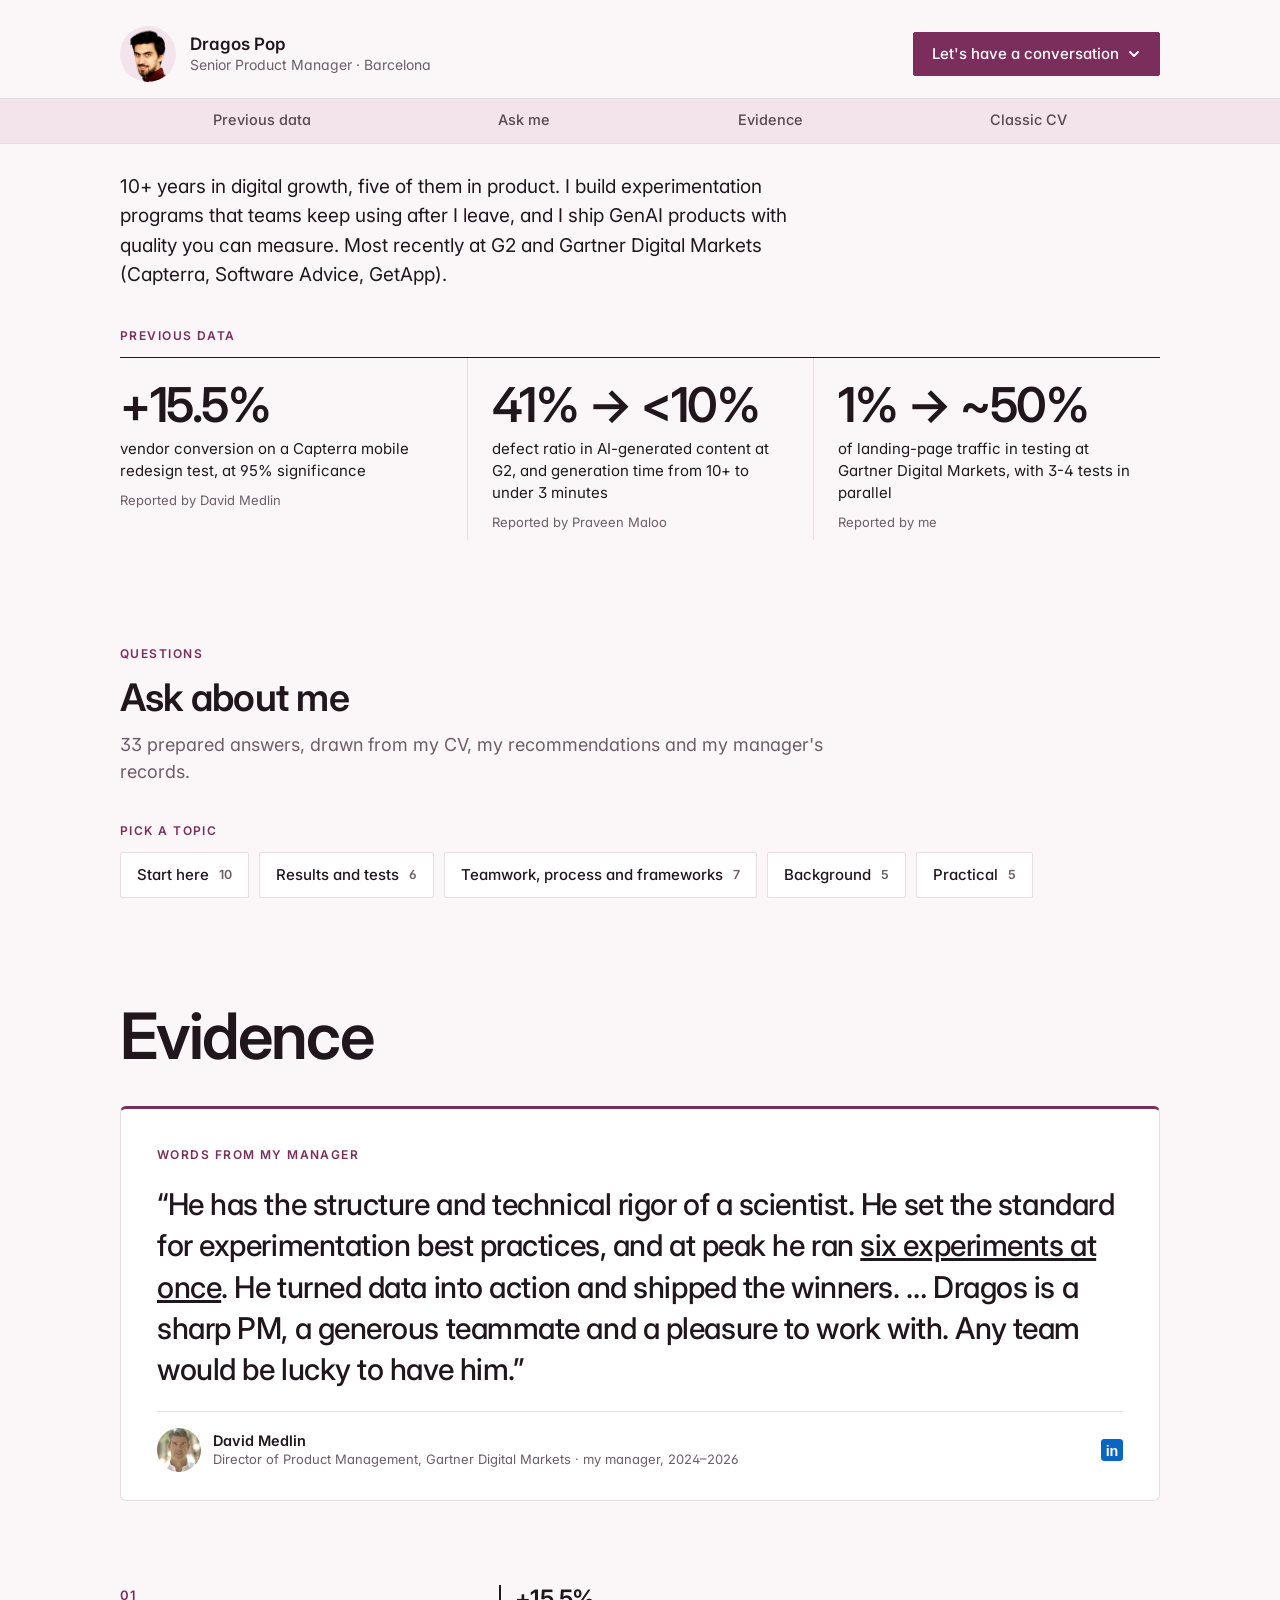
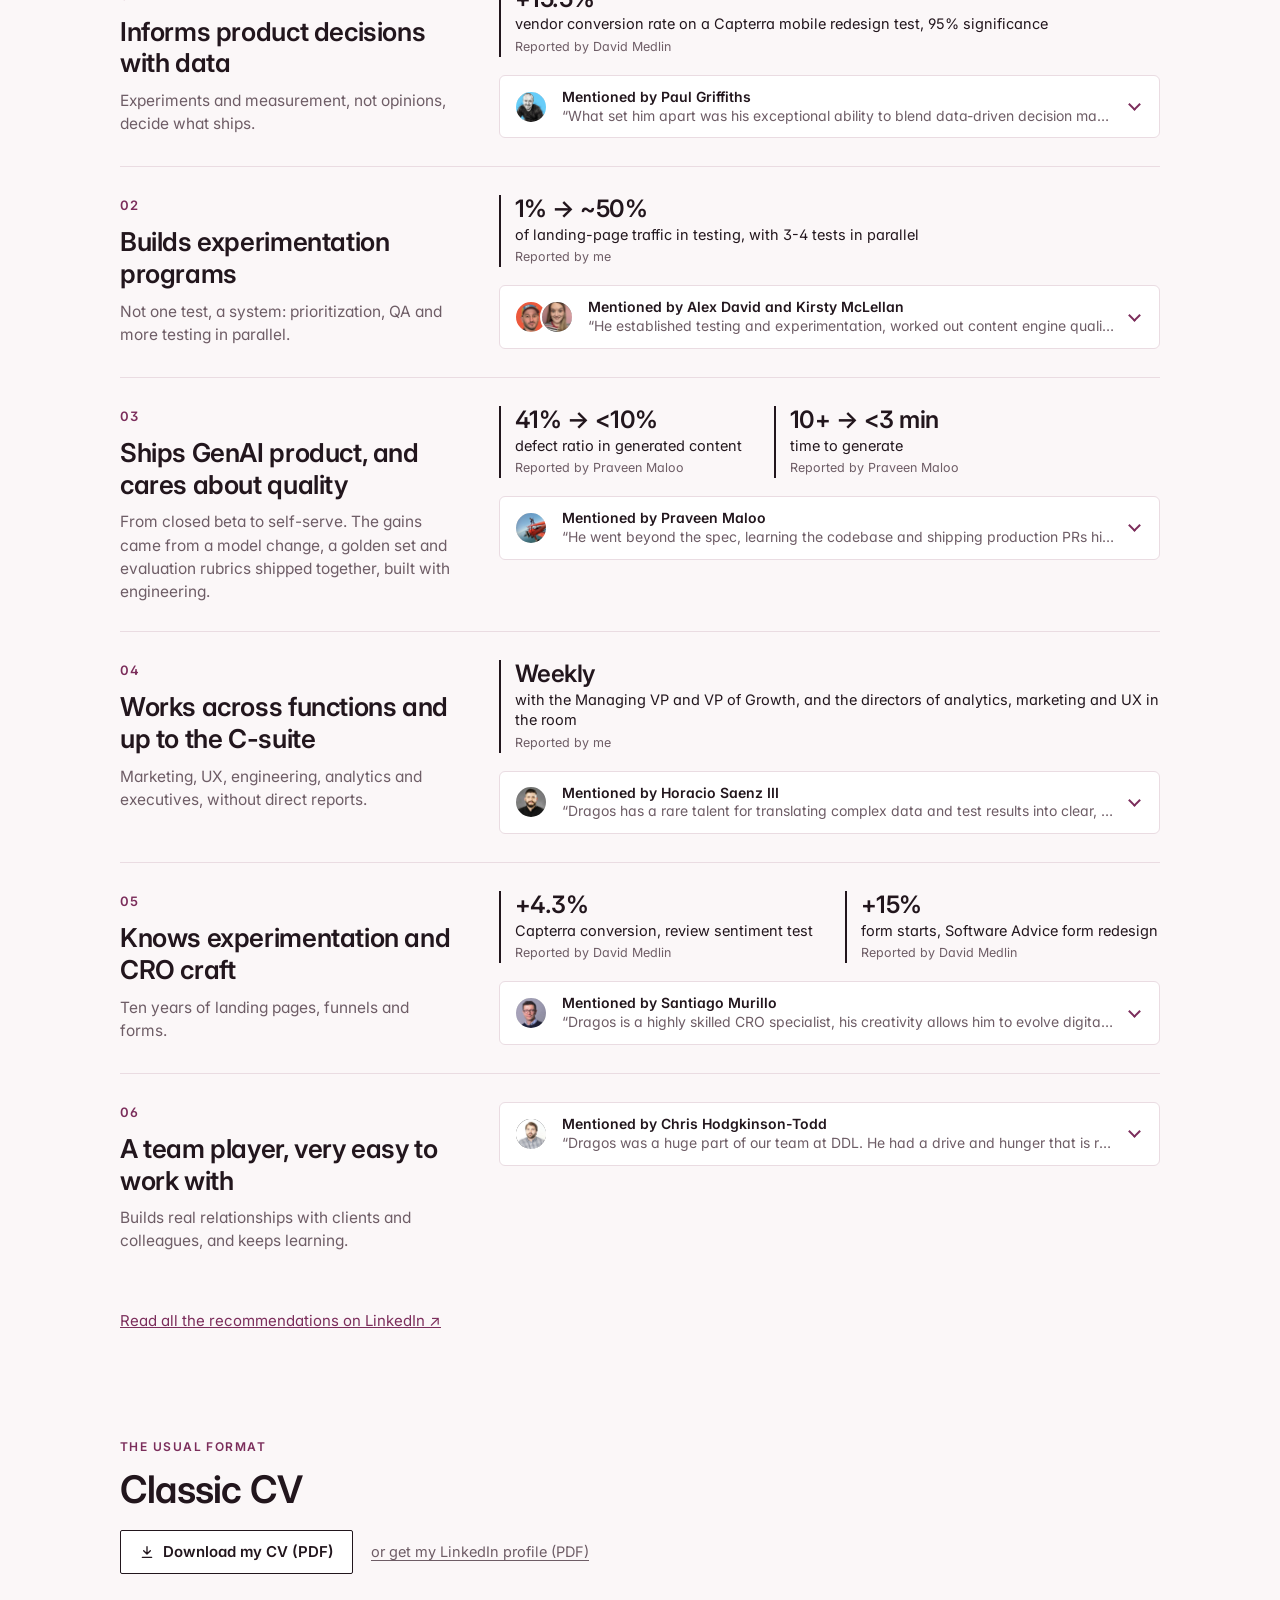
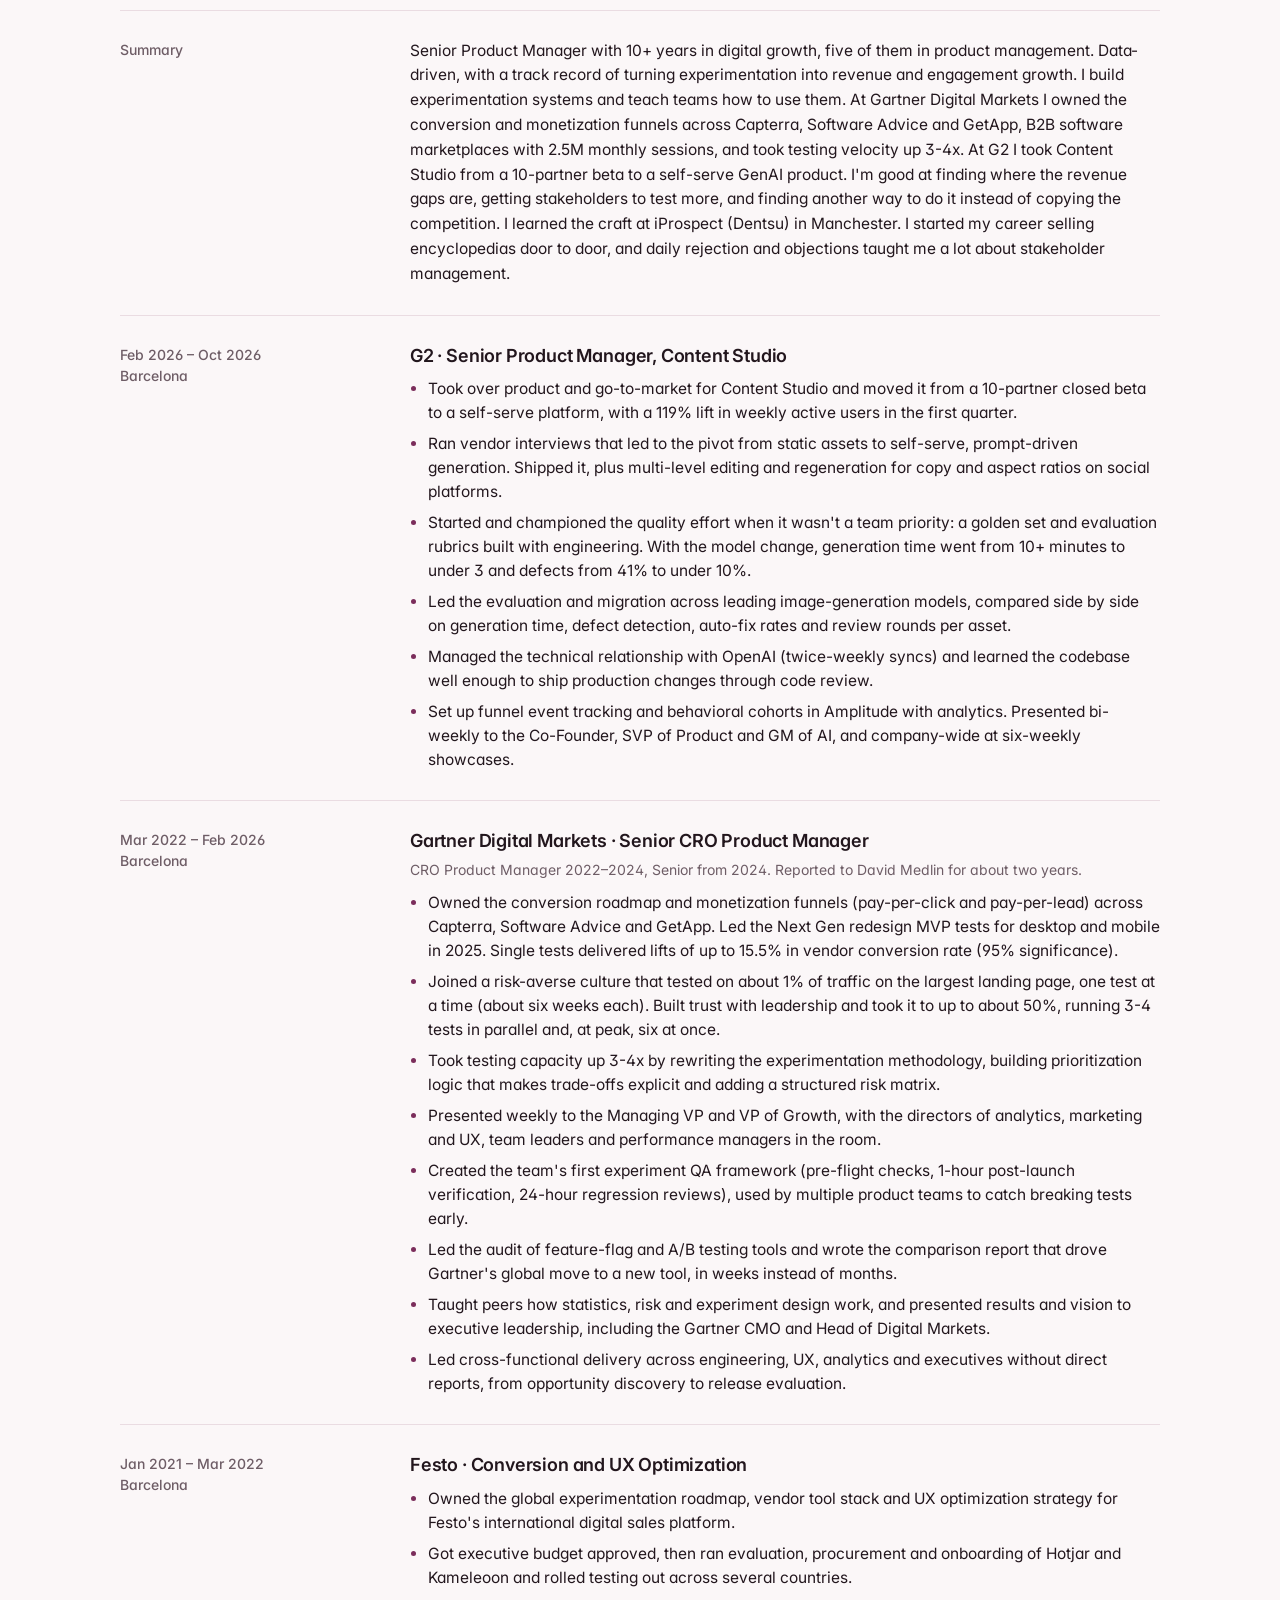
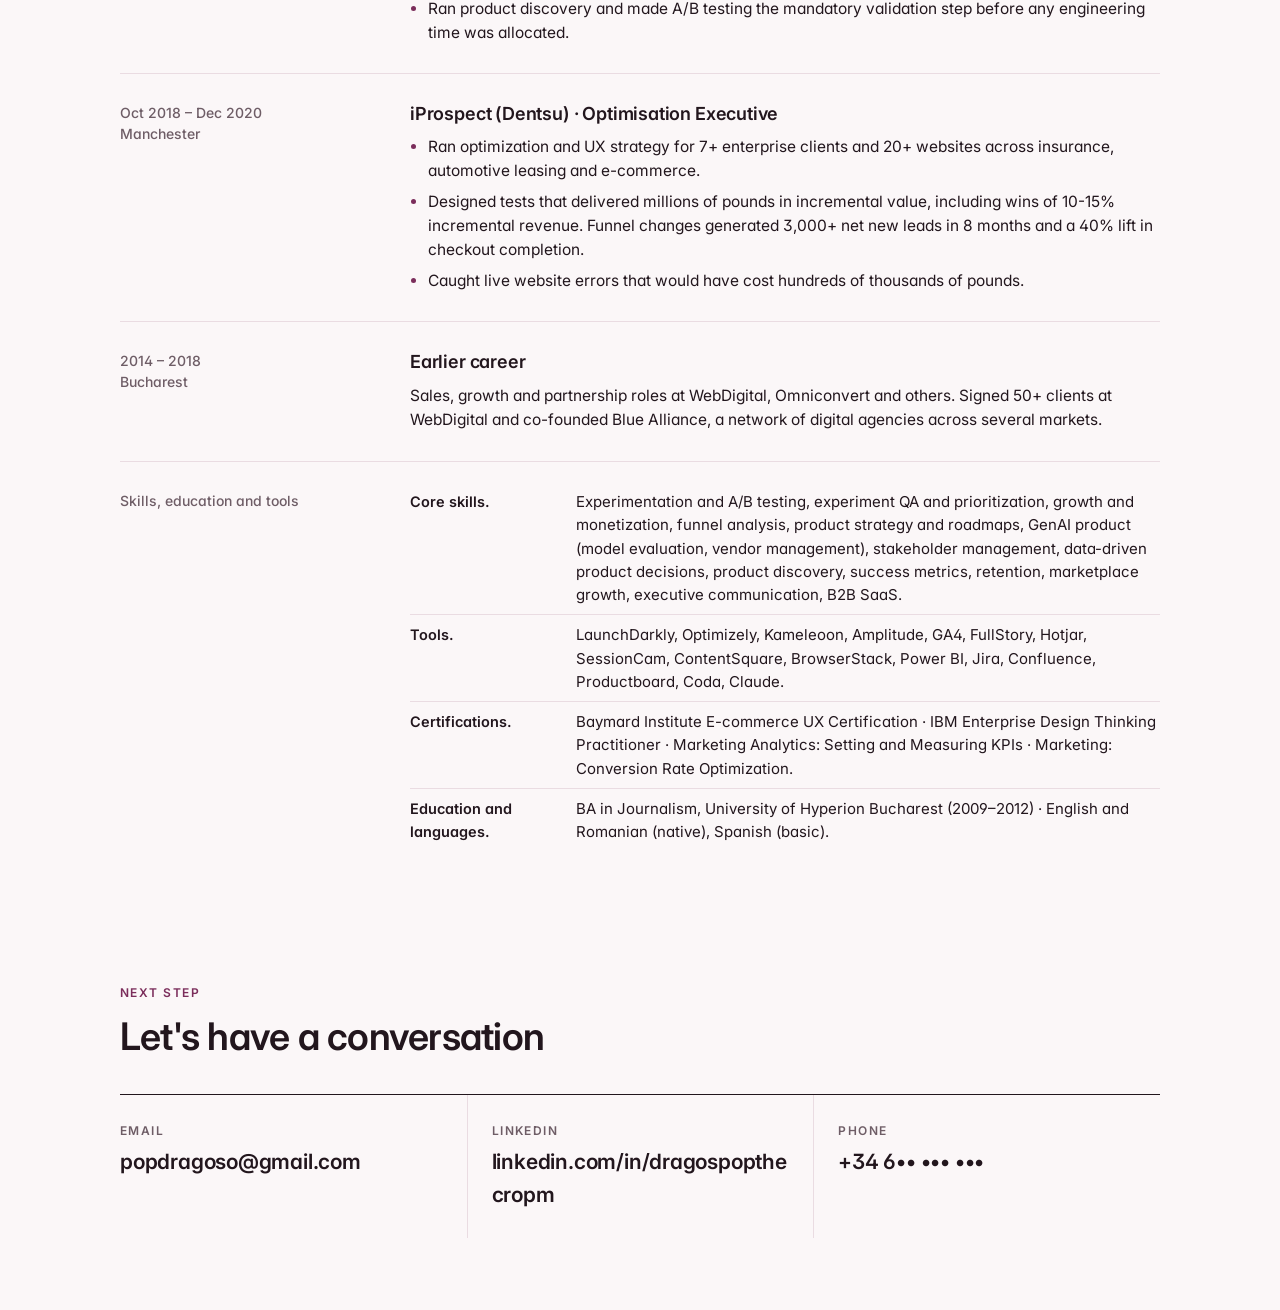
<file: index.html>
<!doctype html>
<html lang="en">
<head>
<meta charset="utf-8">
<meta name="viewport" content="width=device-width,initial-scale=1,viewport-fit=cover">
<title>Dragos Pop · Senior Product Manager</title>
<meta name="description" content="Dragos Pop, Senior Product Manager in Barcelona: experimentation, growth and GenAI product. 10+ years in digital growth: experimentation, conversion and GenAI product at G2 and Gartner Digital Markets, with evidence from the people who worked with him.">
<link rel="canonical" href="https://popdragoso.github.io/dragos-cv/">
<link rel="alternate" type="text/markdown" href="https://popdragoso.github.io/dragos-cv/cv.md" title="CV in Markdown">
<meta property="og:type" content="profile">
<meta property="og:title" content="Dragos Pop · Senior Product Manager, Barcelona">
<meta property="og:description" content="10+ years in digital growth. Experimentation, conversion and GenAI product at G2 and Gartner Digital Markets.">
<meta property="og:url" content="https://popdragoso.github.io/dragos-cv/">
<meta property="og:image" content="https://popdragoso.github.io/dragos-cv/og.png?v=2">
<meta property="og:image:secure_url" content="https://popdragoso.github.io/dragos-cv/og.png?v=2">
<meta property="og:image:type" content="image/png">
<meta property="og:image:alt" content="Dragos Pop, Senior Product Manager: +15.5% conversion lift, 41% to under 10% GenAI defect rate, 1% to ~50% experimentation traffic">
<meta name="twitter:image" content="https://popdragoso.github.io/dragos-cv/og.png?v=2">
<meta property="og:image:width" content="1200"><meta property="og:image:height" content="630">
<meta property="profile:first_name" content="Dragos"><meta property="profile:last_name" content="Pop">
<meta name="twitter:card" content="summary_large_image">
<meta name="author" content="Dragos Pop">
<script type="application/ld+json">{"@context": "https://schema.org", "@graph": [{"@type": "ProfilePage", "@id": "https://popdragoso.github.io/dragos-cv/", "url": "https://popdragoso.github.io/dragos-cv/", "name": "Dragos Pop · Senior Product Manager", "mainEntity": {"@id": "https://popdragoso.github.io/dragos-cv/#me"}, "dateModified": "2026-11-10", "inLanguage": "en"}, {"@type": "Person", "@id": "https://popdragoso.github.io/dragos-cv/#me", "name": "Dragos Pop", "jobTitle": "Senior Product Manager", "description": "Senior Product Manager with 10+ years in digital growth, five in product: experimentation, conversion and monetization, and GenAI product quality. Most recently at G2 and Gartner Digital Markets (Capterra, Software Advice, GetApp).", "url": "https://popdragoso.github.io/dragos-cv/", "image": "https://popdragoso.github.io/dragos-cv/og.png", "address": {"@type": "PostalAddress", "addressLocality": "Barcelona", "addressCountry": "ES"}, "sameAs": ["https://www.linkedin.com/in/dragospopthecropm"], "alumniOf": [{"@type": "CollegeOrUniversity", "name": "Hyperion University of Bucharest"}], "worksFor": {"@type": "Organization", "name": "G2"}, "hasOccupation": {"@type": "Occupation", "name": "Senior Product Manager", "occupationLocation": {"@type": "City", "name": "Barcelona"}, "skills": "Experimentation and A/B testing, conversion rate optimization, growth and monetization, GenAI product and model evaluation, product strategy and roadmaps, stakeholder management"}, "knowsAbout": ["A/B testing", "Experimentation", "Conversion rate optimization", "Product management", "Growth", "Monetization", "Generative AI", "Model evaluation", "B2B SaaS", "Marketplaces", "Amplitude", "Optimizely", "LaunchDarkly"], "knowsLanguage": ["English", "Romanian", "Spanish"]}, {"@type": "FAQPage", "@id": "https://popdragoso.github.io/dragos-cv/#faq", "mainEntity": [{"@type": "Question", "name": "How does he use data to decide?", "acceptedAnswer": {"@type": "Answer", "text": "He makes product decisions through experiments and measurement. At Gartner Digital Markets he rewrote the experimentation methodology, took testing capacity up 3-4x and presented results to executives, including the Gartner CMO. At G2 he set up funnel tracking and behavioral cohorts in Amplitude with analytics, and compared image models side by side on generation time, defect detection, auto-fix rates and review rounds. His manager David Medlin wrote that he has \"the structure and technical rigor of a scientist\" and \"turned data into action and shipped the winners\". Horacio Saenz III wrote about his \"rare talent for translating complex data and test results into clear, actionable insights\". A senior stakeholder said in stakeholder feedback that his test proposals \"are always well-supported by data and thorough analysis\"."}}, {"@type": "Question", "name": "What growth results has he delivered?", "acceptedAnswer": {"@type": "Answer", "text": "About ten years of growth work. His manager David Medlin reported on LinkedIn: +15.5% vendor conversion rate on a Capterra mobile redesign test (95% significance), +4.3% Capterra conversion on a review sentiment test, and +15% form starts on a Software Advice form redesign. At Gartner he took testing from about 1% of traffic on the biggest landing page, one test at a time, to up to about 50% of traffic with 3-4 parallel tests. At iProspect he shipped funnel changes that brought 3,000+ net new leads in 8 months and a 40% lift in checkout completion."}}, {"@type": "Question", "name": "What is his AI experience?", "acceptedAnswer": {"@type": "Answer", "text": "At G2 in 2026 he ran Content Studio, a GenAI product. He started the quality effort, with a golden set and evaluation rubrics built with engineering. With a model change, defects went from 41% to under 10% and generation time from 10+ minutes to under 3, which Praveen Maloo mentions in his recommendation. He led the evaluation and migration across leading image-generation models, managed the technical relationship with OpenAI and shipped production changes through code review."}}, {"@type": "Question", "name": "How does he set strategy and roadmaps?", "acceptedAnswer": {"@type": "Answer", "text": "He owns roadmaps and makes the trade-offs explicit. At Gartner he owned the conversion roadmap and built prioritization logic and a structured risk matrix. At Festo he owned the global experimentation roadmap, tool stack and UX optimization strategy. At G2, vendor interviews led him to the decision to pivot from static assets to prompt-driven, self-serve generation, and he shipped it. His manager David Medlin says he led the Next Gen redesign, one of the biggest projects the team took on. He knows different prioritization methodologies and applies them based on complex data evidence, revenue impact and effort across multiple teams, among other factors."}}, {"@type": "Question", "name": "How does he work with stakeholders?", "acceptedAnswer": {"@type": "Answer", "text": "At G2 he presented bi-weekly to the Co-Founder, SVP of Product and GM of AI, and to the whole company at the six-weekly showcases. At Gartner he presented weekly to the Managing VP and VP of Growth, with the directors of analytics, marketing and UX, team leaders and performance managers in the room, and worked with all of their teams day to day. David Medlin wrote that he \"led cross-functional initiatives, resolved issues before they became problems\" and that \"colleagues across Marketing, UX and Engineering noticed\". Getting a risk-averse organisation to test on half its traffic was a persuasion job as much as a product one."}}, {"@type": "Question", "name": "What is Next Gen?", "acceptedAnswer": {"@type": "Answer", "text": "Next Gen was one of the largest projects the Gartner Digital Markets growth team took on: a redesign of the paid landing experiences for Capterra, Software Advice and GetApp. His manager David Medlin says Dragos led it. In 2025 he led the MVP redesign tests for desktop and mobile, gathered user feedback on prototypes, iterated, and produced the learnings behind the full redesigns. The winners of both the desktop and mobile redesign tests were approved for implementation in April 2026."}}, {"@type": "Question", "name": "What did the mobile redesign test show?", "acceptedAnswer": {"@type": "Answer", "text": "A Capterra mobile \"new design schema\" test, part of Next Gen, lifted vendor conversion rate by 15.5% at 95% statistical significance, as David Medlin wrote on LinkedIn."}}, {"@type": "Question", "name": "What did the review sentiment test show?", "acceptedAnswer": {"@type": "Answer", "text": "A review sentiment test on Capterra mobile lifted conversion rate by 4.3%, as David Medlin wrote on LinkedIn. Bounce rate also fell 7% in the same test, which included a blue call to action, a new product card and a new layout. The hypothesis was created after intensive qualitative and quantitative research."}}, {"@type": "Question", "name": "What was the Software Advice form redesign?", "acceptedAnswer": {"@type": "Answer", "text": "A redesign of the form experience on Software Advice paid landing pages lifted form starts by 15%, as David Medlin wrote on LinkedIn. In 2025 he also adapted the testing approach to support the Google Adsbot score, working with Marketing on messaging, and started mobile tests and UX research to find the biggest pain points for future tests."}}, {"@type": "Question", "name": "How many experiments can he run at once?", "acceptedAnswer": {"@type": "Answer", "text": "At peak he ran six experiments at the same time, per David Medlin. At Gartner he took testing from one test at a time on about 1% of traffic, with each test taking about six weeks, to 3-4 tests in parallel on different audiences, up to about 50% of traffic. He took testing capacity up 3-4x by rewriting the methodology, building prioritization logic and adding a structured risk matrix. Of course, this depends on each product, company and culture, but I'm sure we can find a way to improve it."}}, {"@type": "Question", "name": "What did his earlier tests find?", "acceptedAnswer": {"@type": "Answer", "text": "From his manager's records: a GetApp product chips test won with +3.6% conversion rate, and a GetApp SEM experiment won with +2.5% conversion rate and +4.1% revenue. He also co-led a Google One Tap A/B test on SEM ad landing pages and ran an accordion test that simplified the Software Advice paid landing page, which became the new control."}}, {"@type": "Question", "name": "How does he document his work?", "acceptedAnswer": {"@type": "Answer", "text": "He writes product requirements and GA4 tracking specifications for paid search pages. He contributed to about 35 weekly Paid CRO Update pages and to the testing and experiment process overview, and owned or reported many experiment epics in Jira. He also owned the FullStory validation step on a site migration checklist."}}, {"@type": "Question", "name": "What happens when a launch goes wrong?", "acceptedAnswer": {"@type": "Answer", "text": "He leads the effort to understand what happened and how to improve. His manager gives an example: a traffic mismatch during a LaunchDarkly rollout. At Gartner he also built the first experiment QA framework (pre-flight checks, 1-hour post-launch verification, 24-hour regression reviews) so other teams could catch breaking tests early. David Medlin wrote that he \"resolved issues before they became problems\"."}}, {"@type": "Question", "name": "Is he a good teammate?", "acceptedAnswer": {"@type": "Answer", "text": "David Medlin wrote that he was \"generous in crediting developers, designers and QA, and quick to help new teammates get up to speed\" and called him \"a generous teammate and a pleasure to work with\". Each of his release posts named and thanked the developers, designers and QA behind the work. A DevOps engineer said in stakeholder feedback that he is \"a fantastic teammate and a real driver of both results and team spirit\" and showed \"great leadership in helping new team members get smoothly onboarded\"."}}, {"@type": "Question", "name": "What did colleagues say?", "acceptedAnswer": {"@type": "Answer", "text": "From stakeholder feedback shared by his manager: a senior stakeholder wrote \"His test proposals and decisions are always well-supported by data and thorough analysis\" and \"His commitment to our business and his proactive approach have made a noticeable difference in our team's performance this year.\" A UX designer wrote \"Strong analytical mindset that turns data into clear and actionable decisions\" and \"Solid logic behind every experiment, which leads to well-defined hypotheses and success metrics.\" A DevOps engineer called him \"a fantastic teammate and a real driver of both results and team spirit\"."}}, {"@type": "Question", "name": "What did his managers say?", "acceptedAnswer": {"@type": "Answer", "text": "David Medlin (Director of Product Management, Gartner Digital Markets, his manager 2024–2026) wrote that he is \"part scientist, part artist when it comes to building great products\". Santiago Murillo (Director of Product, Gartner Digital Markets, his manager in 2023) called him \"a highly skilled CRO specialist\" who is \"very result-oriented\". Praveen Maloo (Founder of NextCorner, his manager at G2 in 2026) wrote that he \"went beyond the spec, learning the codebase and shipping production PRs himself\". Kirsty McLellan (dentsu, his manager 2018–2020) credited him with \"best in class A/B testing programs\". All their words are on this page."}}, {"@type": "Question", "name": "How does he communicate?", "acceptedAnswer": {"@type": "Answer", "text": "His weekly updates are clear, he seeks feedback, and he follows up between meetings to keep work moving, according to his manager David Medlin. His test proposals are backed by data and analysis, and he is known for remembering earlier tests and results, which shapes smarter next iterations."}}, {"@type": "Question", "name": "What does Dragos do?", "acceptedAnswer": {"@type": "Answer", "text": "He is a Senior Product Manager with 10+ years in digital growth, five of them in product. His focus is experimentation, conversion and monetization, and more recently GenAI product. At Gartner Digital Markets he owned the conversion roadmap across Capterra, Software Advice and GetApp, and led the Next Gen redesign tests. At G2 he owned quality and speed for Content Studio, a GenAI product, and cut its defect ratio from 41% to under 10%."}}, {"@type": "Question", "name": "What is his biggest win?", "acceptedAnswer": {"@type": "Answer", "text": "Three stand out. At Gartner, a mobile redesign test lifted vendor conversion rate 15.5% at 95% significance and became the new control, and the redesign winners were approved for implementation in April 2026. Also at Gartner, a Software Advice form redesign lifted form starts by 15%. At G2, he started the quality effort on Content Studio when it was not a team priority and, together with a model change, took defects from 41% to under 10% and generation time from 10+ minutes to under 3."}}, {"@type": "Question", "name": "Does he work well with engineers?", "acceptedAnswer": {"@type": "Answer", "text": "He managed the technical relationship with OpenAI (twice-weekly syncs) and learned the codebase well enough to ship production changes through code review. Praveen Maloo wrote that he \"went beyond the spec\". He also built evaluation rubrics and a golden set together with engineering, and credits developers by name in release posts."}}, {"@type": "Question", "name": "What is his experimentation background?", "acceptedAnswer": {"@type": "Answer", "text": "About eight years: agency work at iProspect (Dentsu) in Manchester, then Festo, then Gartner Digital Markets. At Gartner he took testing capacity up 3-4x, created the first experiment QA framework and led the audit of feature-flag and A/B testing tools. David Medlin wrote that he \"set the standard for experimentation best practices\"."}}, {"@type": "Question", "name": "What is he looking for?", "acceptedAnswer": {"@type": "Answer", "text": "Senior product roles in growth and experimentation, or in AI and GenAI product, as an individual contributor. Barcelona is his base. If you have a role that fits, the best next step is to write to him at popdragoso@gmail.com or message him on LinkedIn."}}, {"@type": "Question", "name": "Which languages does he speak?", "acceptedAnswer": {"@type": "Answer", "text": "English and Romanian are native. Spanish is basic. He works in English."}}, {"@type": "Question", "name": "Which tools does he use?", "acceptedAnswer": {"@type": "Answer", "text": "Experimentation and feature flags: LaunchDarkly, Optimizely, Kameleoon. Analytics and behavior: Amplitude, Google Analytics (GA4), FullStory, Hotjar, ContentSquare, SessionCam, Power BI. Product work: Jira, Confluence, Productboard, Coda. Claude daily at G2, GitHub at a basic level."}}, {"@type": "Question", "name": "Does he have marketplace experience?", "acceptedAnswer": {"@type": "Answer", "text": "Both Gartner Digital Markets and G2 are B2B software marketplaces. At Gartner he owned the conversion roadmap and monetization funnels (pay-per-click and pay-per-lead) across Capterra, Software Advice and GetApp, about 2.5M monthly sessions. At G2 he built Content Studio for software vendors."}}, {"@type": "Question", "name": "Has he managed a team?", "acceptedAnswer": {"@type": "Answer", "text": "His product roles have been individual-contributor, working across engineering, UX, analytics and executive stakeholders without direct reports. He has also led cross-functional delivery, onboarded and mentored new teammates, and taught peers how statistics, risk and experiment design work."}}, {"@type": "Question", "name": "How does he handle AI product quality?", "acceptedAnswer": {"@type": "Answer", "text": "At G2 he started the quality effort when it was not a team priority and pushed for a golden set and evaluation rubrics, built with engineering. With the model change, defects went from 41% to under 10% and generation time from 10+ minutes to under 3."}}, {"@type": "Question", "name": "What is his education?", "acceptedAnswer": {"@type": "Answer", "text": "BA in Journalism from the University of Hyperion Bucharest (2009-2012). Certifications include the Baymard Institute E-commerce UX Certification (six exams), IBM Enterprise Design Thinking Practitioner, and courses in marketing analytics and conversion rate optimization."}}, {"@type": "Question", "name": "Where is he based?", "acceptedAnswer": {"@type": "Answer", "text": "Barcelona, Spain. For other locations or remote arrangements, write to him directly at popdragoso@gmail.com."}}, {"@type": "Question", "name": "What is his career story?", "acceptedAnswer": {"@type": "Answer", "text": "He started selling encyclopedias door to door, then moved through sales, growth and partnership roles in Bucharest (Omniconvert, WebDigital). At iProspect (Dentsu) in Manchester he ran optimization for 7+ enterprise clients. Then Festo in Barcelona, then Gartner Digital Markets, then G2. Daily rejection early on, he says, was good training for stakeholder management."}}, {"@type": "Question", "name": "Does he have references?", "acceptedAnswer": {"@type": "Answer", "text": "Eight people recommended him on LinkedIn: David Medlin (Director of Product Management, Gartner Digital Markets; his manager 2024–2026), Paul Griffiths (Managing VP of Product, Gartner Digital Markets; senior to him 2022–2024), Santiago Murillo (Director of Product, Gartner Digital Markets; his manager in 2023), Praveen Maloo (Founder of NextCorner; his manager at G2 in 2026), Alex David (AI and Product Leader, G2; senior to him in 2026), Horacio Saenz III (Performance Marketing Manager, Gartner; colleague 2022–2025), Kirsty McLellan (dentsu; his manager 2018–2020) and Chris Hodgkinson-Todd (DDL; senior to him 2018–2020). Their recommendations are on this page and on LinkedIn. Further references can be arranged by writing to him."}}, {"@type": "Question", "name": "How can I contact him?", "acceptedAnswer": {"@type": "Answer", "text": "Write to popdragoso@gmail.com, message him on LinkedIn at linkedin.com/in/dragospopthecropm, or tap Let's have a conversation at the top of this page to reveal his phone number."}}, {"@type": "Question", "name": "What if my question is private?", "acceptedAnswer": {"@type": "Answer", "text": "That one is best asked to Dragos directly, at popdragoso@gmail.com."}}]}]}</script>
<link rel="preconnect" href="https://fonts.googleapis.com">
<link href="https://fonts.googleapis.com/css2?family=Inter:wght@400;500;600&display=swap" rel="stylesheet">
<style>
:root{--bg:#FBF7F8;--surface:#FFFFFF;--tint:#F2E4EA;--ink:#22161D;--muted:#6E5D66;--line:#EADCE2;--accent:#7B2D5B;--signal:#22161D;--on-accent:#FFFFFF;color-scheme:light}
@media (prefers-color-scheme:dark){:root{--bg:#1A1218;--surface:#22171F;--tint:#2E1F29;--ink:#F3E9EE;--muted:#B8A3AE;--line:#3A2934;--accent:#D99AC0;--signal:#F3E9EE;--on-accent:#1A1218;color-scheme:dark}}
*{box-sizing:border-box}
html{-webkit-text-size-adjust:100%}
body{margin:0;background:var(--bg);color:var(--ink);font-family:Inter,system-ui,-apple-system,"Segoe UI",sans-serif;font-size:16px;line-height:1.6;font-feature-settings:"cv11","ss01";
 padding-left:max(18px,env(safe-area-inset-left,0px));padding-right:max(18px,env(safe-area-inset-right,0px));padding-top:0;padding-bottom:72px;-webkit-font-smoothing:antialiased}
.wrap{max-width:1040px;margin:0 auto}
p{margin:0}
a{color:var(--accent)}
:focus-visible{outline:2px solid var(--accent);outline-offset:3px}
[hidden]{display:none!important}
button{font:inherit;color:inherit;cursor:pointer}
.lab{display:block;font-size:12px;font-weight:600;letter-spacing:.12em;text-transform:uppercase;color:var(--accent)}
.btn{display:inline-flex;align-items:center;justify-content:center;gap:8px;min-height:44px;padding:10px 18px;border:1px solid var(--ink);background:transparent;color:var(--ink);font-weight:500;font-size:15px;border-radius:2px;text-decoration:none;line-height:1.2}
.btn:hover{background:var(--tint)}
.btn.primary{background:var(--accent);border-color:var(--accent);color:var(--on-accent)}
.btn.primary:hover{filter:brightness(1.08);background:var(--accent)}
.btn svg{transition:transform .2s}.btn[aria-expanded="true"] svg{transform:rotate(180deg)}
.av{display:block;width:32px;height:32px;border-radius:50%;flex:none;background-color:var(--tint)}
/* top bar */
.bar{display:flex;align-items:center;justify-content:space-between;gap:16px 24px;flex-wrap:wrap;padding-bottom:18px;border-bottom:1px solid var(--ink)}
.id{display:flex;align-items:center;gap:14px;min-width:0}
.me{width:56px;height:56px;border-radius:50%;object-fit:cover;background:var(--tint);flex:none}
.idt{display:flex;flex-direction:column;line-height:1.35}.idt strong{font-size:17px;font-weight:600}.idt span{font-size:14px;color:var(--muted)}
.talk{position:relative}
.menu{position:absolute;z-index:30;top:calc(100% + 10px);right:0;width:min(340px,calc(100vw - 36px));background:var(--surface);border:1px solid var(--ink);border-radius:2px;padding:8px;box-shadow:0 18px 44px rgba(10,30,34,.18)}
.mtitle{font-size:12px;font-weight:600;letter-spacing:.1em;text-transform:uppercase;color:var(--muted);padding:8px 12px 6px}
.mi{display:flex;align-items:center;gap:14px;min-height:60px;padding:10px 12px;text-decoration:none;color:var(--ink);border-radius:2px}
.mi:hover,.mi:focus-visible{background:var(--tint)}
.mic{width:40px;height:40px;border-radius:50%;background:var(--tint);color:var(--accent);display:inline-flex;align-items:center;justify-content:center;flex:none}
.mt{display:flex;flex-direction:column;min-width:0;line-height:1.3}.mt strong{font-weight:600;font-size:15px}.mt span{font-size:13.5px;color:var(--muted);overflow-wrap:anywhere}
.scrim{position:fixed;inset:0;background:rgba(8,20,22,.45);z-index:20}

.top{display:contents}
.stick{position:fixed;top:0;left:0;right:0;z-index:15;isolation:isolate;background:var(--bg);padding:20px max(18px,calc((100% - 1040px)/2)) 0;transition:padding .2s}
.stick.stuck{padding-top:0;box-shadow:0 6px 18px rgba(10,30,34,.08)}
.stick .bar{border-bottom:0;padding:6px 0 16px;transition:padding .2s}
.stick .me,.stick .idt span,.stick .btn{transition:all .2s}
.stick.stuck .bar{padding:8px 0;flex-wrap:nowrap}
.stick.stuck .me{width:32px;height:32px}
.stick.stuck .idt span{display:none}
.stick.stuck .idt strong{font-size:15px;white-space:nowrap}.stick.stuck .id{gap:10px}
.stick.stuck .talk{width:auto}.stick.stuck .talk .btn{min-height:38px;padding:0 12px;font-size:14px;white-space:nowrap;width:auto}
.nav{position:relative;isolation:isolate}
.nav::before{content:"";position:absolute;top:0;bottom:0;left:-100vmax;right:-100vmax;background:var(--tint);border-top:1px solid var(--line);border-bottom:1px solid var(--line);z-index:-1}
.navin{display:flex;gap:2px}
.nav a{flex:1 1 auto;display:inline-flex;align-items:center;justify-content:center;min-height:46px;padding:0 8px;font-size:14.5px;font-weight:500;color:var(--ink);opacity:.75;text-decoration:none;border-bottom:3px solid transparent;white-space:nowrap}
.nav a:hover{opacity:1}
.nav a.on{opacity:1;font-weight:600;color:var(--accent);border-bottom-color:var(--accent);background:var(--surface)}
html,body{overflow-x:clip}
html{scroll-behavior:smooth;scroll-padding-top:116px}
@media (prefers-reduced-motion:reduce){html{scroll-behavior:auto}}
/* hero */
.hero{padding:56px 0 8px;display:flex;flex-direction:column;gap:22px}
h1{margin:0;font-weight:600;font-size:clamp(30px,5.4vw,56px);line-height:1.08;letter-spacing:-.025em;text-wrap:balance;max-width:20ch;max-width:880px}
h1 span{display:block}h1 span+span{margin-top:.18em}
h1 b{color:var(--accent);font-weight:600}
.metrics{display:flex;flex-direction:column;gap:12px;padding-top:22px;margin-top:8px;border-top:1px solid var(--line);max-width:880px}
.mcols{display:grid;grid-template-columns:1fr 1fr;gap:12px 40px}
.ml{display:block;font-size:12px;font-weight:600;letter-spacing:.08em;text-transform:uppercase;color:var(--muted);margin-bottom:4px}
.mcols p{font-size:17px;line-height:1.45}
.striplab{margin-top:36px;margin-bottom:12px}
.intro{margin-top:28px;max-width:720px;font-size:19px;line-height:1.55;color:var(--ink)}
@media (max-width:720px){.intro{font-size:17px;margin-top:22px}}
.strip{display:grid;grid-template-columns:repeat(3,1fr);border-top:1px solid var(--ink)}
.strip>div{padding:22px 24px 8px 0;display:flex;flex-direction:column;gap:8px}
.strip>div+div{padding-left:24px;border-left:1px solid var(--line)}
.strip b{font-size:clamp(34px,4.4vw,48px);font-weight:600;letter-spacing:-.03em;line-height:1.05;color:var(--signal)}
.strip span{font-size:15px;line-height:1.45}
.strip em{font-style:normal;font-size:13px;color:var(--muted)}
/* sections */
.sec{margin-top:104px}
.sh{max-width:720px;display:flex;flex-direction:column;gap:12px;margin-bottom:36px}
h2{margin:0;font-weight:600;font-size:clamp(26px,3.8vw,38px);line-height:1.15;letter-spacing:-.02em;text-wrap:balance}
.sh p{color:var(--muted);font-size:18px;line-height:1.5}
/* claims */
h2.big{font-size:clamp(38px,6vw,64px);letter-spacing:-.03em;line-height:1.05}
.feat{margin:0 0 56px;padding:36px 36px 28px;background:var(--surface);border:1px solid var(--line);border-top:3px solid var(--accent);border-radius:6px;display:flex;flex-direction:column;gap:20px}
.feat blockquote{margin:0;font-size:clamp(21px,2.9vw,30px);line-height:1.38;font-weight:500;letter-spacing:-.015em;text-wrap:pretty}
.av.big{width:44px;height:44px}
.claim{display:grid;grid-template-columns:minmax(0,5fr) minmax(0,7fr);gap:24px 56px;padding:40px 0;border-top:1px solid var(--line)}
.claim:first-child{border-top:0}
.cl{display:flex;flex-direction:column;gap:10px;align-content:start}
.num{font-size:13px;font-weight:600;color:var(--accent);letter-spacing:.08em}
.claim h3{margin:0;font-size:clamp(21px,2.6vw,26px);line-height:1.22;font-weight:600;letter-spacing:-.015em}
.cl>p{color:var(--muted);font-size:15.5px;line-height:1.5}
.figs{display:flex;flex-direction:column;gap:16px;margin-top:12px}
.fig{display:flex;flex-direction:column;gap:2px;padding-left:14px;border-left:2px solid var(--signal)}
.fig b{font-size:28px;font-weight:600;letter-spacing:-.02em;line-height:1.15;color:var(--signal)}
.fig span{font-size:14.5px;line-height:1.4}
.fig em{font-style:normal;font-size:12.5px;color:var(--muted)}
.cr{display:flex;flex-direction:column;gap:20px}
.q{margin:0;display:flex;flex-direction:column;gap:18px;background:var(--surface);border:1px solid var(--line);border-left:3px solid var(--accent);border-radius:6px;padding:24px 24px 20px}
.q figcaption,.feat figcaption{display:flex;align-items:center;justify-content:space-between;gap:12px;padding-top:16px;border-top:1px solid var(--line)}
.li{display:inline-flex;flex:none;line-height:0}.li:hover{filter:brightness(1.15)}
.q blockquote{margin:0;font-size:clamp(17px,1.9vw,19.5px);line-height:1.55;letter-spacing:-.005em;text-wrap:pretty}
.q u{text-decoration-line:underline;text-decoration-color:var(--signal);text-decoration-thickness:2px;text-underline-offset:4px}
.by{display:flex;align-items:center;gap:12px;text-decoration:none;color:var(--ink);max-width:100%}
.by span:last-child{display:flex;flex-direction:column;line-height:1.35;min-width:0}
.by b{font-size:14.5px;font-weight:600}.by i{font-style:normal;font-size:13px;color:var(--muted)}
.by:hover b{text-decoration:underline}
.more{margin-top:28px;font-size:15px}
/* questions */
.faq{margin:30px 0 12px}
.topics{display:flex;flex-wrap:wrap;gap:10px}
.tp{display:inline-flex;align-items:center;gap:10px;min-height:46px;padding:10px 16px;border:1px solid var(--line);background:var(--surface);color:var(--ink);font-size:15px;font-weight:500;border-radius:2px}
.tp em{font-style:normal;font-size:12.5px;color:var(--muted);font-weight:600}
.tp:hover{border-color:var(--accent)}
.tp[aria-expanded="true"]{background:var(--accent);border-color:var(--accent);color:var(--on-accent)}
.tp[aria-expanded="true"] em{color:var(--on-accent);opacity:.85}
#panel,.ql.rel{display:block;column-gap:0}
#panel{margin-top:22px;max-width:820px}
.qi{border-bottom:1px solid var(--line)}
.qi .qb{border-bottom:0}
.qb:after{transition:transform .2s}
.qb[aria-expanded="true"]{color:var(--accent);font-weight:600}
.qb[aria-expanded="true"]:after{content:"↑";transform:none}
.ans{padding:2px 0 22px 18px;margin:0 0 4px;border-left:3px solid var(--signal);font-size:17px;line-height:1.6;white-space:pre-wrap;overflow-wrap:anywhere}
.ql{display:grid;grid-template-columns:1fr 1fr;border-top:1px solid var(--ink);column-gap:48px}
.qb{display:flex;justify-content:space-between;align-items:center;gap:16px;text-align:left;width:100%;min-height:56px;padding:14px 0;background:none;border:0;border-bottom:1px solid var(--line);font-size:16.5px;font-weight:500;line-height:1.35;color:var(--ink)}
.qb:after{content:"→";color:var(--accent);flex:none;transition:transform .15s}
.qb:hover{color:var(--accent)}.qb:hover:after{transform:translateX(3px)}
.qb[aria-pressed="true"]{color:var(--accent);font-weight:600}
.qg{font-size:12px;font-weight:600;letter-spacing:.12em;text-transform:uppercase;color:var(--muted);margin:30px 0 8px}
#all .ql{border-top:1px solid var(--line)}
.morebtn{margin-top:18px;background:none;border:0;padding:10px 0;color:var(--accent);font-weight:600;font-size:15.5px;min-height:44px}
.morebtn:hover{text-decoration:underline}
.answer{margin-top:24px;padding:6px 0 6px 22px;border-left:3px solid var(--signal);font-size:18px;line-height:1.6;max-width:760px;white-space:pre-wrap;overflow-wrap:anywhere}
.ql.rel{margin-top:18px;margin-bottom:8px}
.ask{margin-top:0;display:flex;flex-direction:column;gap:8px;max-width:760px}
.ask label{font-size:14px;color:var(--muted)}
.askrow{display:flex;gap:10px}
.ask input{flex:1;min-width:0;min-height:48px;padding:10px 14px;border:1px solid var(--ink);border-radius:2px;background:var(--surface);color:var(--ink);font:inherit}
/* CV text */
.sh .dl{display:flex;gap:8px 18px;flex-wrap:wrap;align-items:center;margin-top:6px}
.dlbtn{background:var(--surface);border:1.5px solid var(--ink);color:var(--ink);font-weight:600}.dlbtn:hover{background:var(--ink);color:var(--bg)}
.sublink{font-size:14.5px;color:var(--muted);text-decoration:underline;text-underline-offset:3px}.sublink:hover{color:var(--accent)}
.cvsec .job{display:grid;grid-template-columns:minmax(0,3fr) minmax(0,9fr);gap:12px 40px;padding:28px 0;border-top:1px solid var(--line)}
.cvsec .job:first-of-type{border-top:1px solid var(--ink)}
.when{font-size:14px;color:var(--muted);line-height:1.5;font-weight:500}
.what h3{margin:0 0 10px;font-size:18px;font-weight:600;letter-spacing:-.01em;line-height:1.3}
.what ul{margin:0;padding-left:18px;display:flex;flex-direction:column;gap:7px}.what li{font-size:15.5px;line-height:1.55}.what li::marker{color:var(--accent)}
.what p{font-size:15.5px;line-height:1.6}.what .note{color:var(--muted);font-size:14px;margin:-4px 0 10px}
.kv{display:grid;grid-template-columns:minmax(0,2fr) minmax(0,8fr);gap:4px 20px;padding:8px 0;border-top:1px solid var(--line)}.kv:first-child{border-top:0;padding-top:0}
.kv strong{font-weight:600;font-size:14.5px}.kv span{font-size:15px;line-height:1.55}
/* end CTA */
.ways{display:grid;grid-template-columns:repeat(3,1fr);border-top:1px solid var(--ink)}
.ways a{display:flex;flex-direction:column;gap:4px;padding:26px 24px 26px 0;text-decoration:none;color:var(--ink);min-height:88px}
.ways a+a{padding-left:24px;border-left:1px solid var(--line)}
.ways span{font-size:12px;font-weight:600;letter-spacing:.12em;text-transform:uppercase;color:var(--muted)}
.ways b{font-size:clamp(17px,2vw,21px);font-weight:600;letter-spacing:-.01em;overflow-wrap:anywhere}
.ways a:hover b{color:var(--accent);text-decoration:underline}

.claim{grid-template-columns:minmax(0,4fr) minmax(0,8fr);gap:16px 48px;padding:28px 0}
.figs{flex-direction:row;flex-wrap:wrap;gap:12px 32px;margin:0 0 18px}
.fig b{font-size:24px}
.cr{display:flex;flex-direction:column;gap:0}
.bk{border:1px solid var(--line);background:var(--surface);border-radius:6px}
.bk summary{list-style:none;display:flex;align-items:center;gap:14px;padding:12px 14px;cursor:pointer;min-height:56px}
.bk summary::-webkit-details-marker{display:none}
.bk summary:hover{background:var(--tint)}
.stack{display:flex;flex:none}.stack .av{width:30px;height:30px;border:2px solid var(--surface);margin-left:-8px;box-sizing:content-box}.stack .av:first-child{margin-left:0}
.bt{display:flex;flex-direction:column;min-width:0;flex:1;line-height:1.35}
.bt b{font-size:14px;font-weight:600}
.bt i{font-style:normal;font-size:14px;color:var(--muted);white-space:nowrap;overflow:hidden;text-overflow:ellipsis}
.chev{flex:none;width:9px;height:9px;border-right:2px solid var(--accent);border-bottom:2px solid var(--accent);transform:rotate(45deg);margin:0 6px 4px 2px;transition:transform .2s}
.bk[open] .chev{transform:rotate(-135deg)}
.bk[open] summary{border-bottom:1px solid var(--line)}
.bk[open] .bt i{display:none}
.quotes{display:flex;flex-direction:column;gap:14px;padding:14px}
.quotes .q{border:0;border-left:3px solid var(--accent);background:var(--bg);border-radius:2px;padding:16px 18px 14px}
.quotes .q figcaption{border-top-color:var(--line)}
@media (max-width:820px){.claim{padding:24px 0}.fig b{font-size:22px}}
@media (max-width:820px){
 .claim{grid-template-columns:minmax(0,1fr);gap:26px;padding:32px 0}
 .strip{grid-template-columns:1fr}.strip>div,.strip>div+div{padding:20px 0;border-left:0;border-top:1px solid var(--line);flex-direction:column}.strip>div:first-child{border-top:0}
 .mcols{grid-template-columns:1fr}
 .ql{grid-template-columns:1fr}
 .cvsec .job{grid-template-columns:1fr;gap:6px;padding:24px 0}
 .kv{grid-template-columns:1fr}
 .ways{grid-template-columns:1fr}.ways a,.ways a+a{padding:20px 0;border-left:0;border-top:1px solid var(--line)}.ways a:first-child{border-top:0}
 .sec{margin-top:80px}
 .hero{padding-top:36px}
}
@media (max-width:720px){
 .talk{width:100%}.talk .btn{width:100%;min-height:48px}
 .menu{position:fixed;left:0;right:0;bottom:0;top:auto;width:auto;border-radius:16px 16px 0 0;border-width:1px 0 0;padding:10px 12px calc(14px + env(safe-area-inset-bottom,0px))}
 .mi{min-height:64px}
}
@media (prefers-reduced-motion:reduce){*{transition:none!important}}
.a-david{background:url([data-uri]) center/cover no-repeat}.a-paul{background:url([data-uri]) center/cover no-repeat}.a-praveen{background:url([data-uri]) center/cover no-repeat}.a-horacio{background:url([data-uri]) center/cover no-repeat}.a-santiago{background:url([data-uri]) center/cover no-repeat}.a-alex{background:url([data-uri]) center/cover no-repeat}.a-kirsty{background:url([data-uri]) center/cover no-repeat}.a-chris{background:url([data-uri]) center/cover no-repeat}</style>
</head>
<body>
<div class="wrap">
<header class="top">
 <div class="stick" id="stick">
 <div class="bar">
  <div class="id"><img class="me" src="[data-uri]" width="56" height="56" alt="Dragos Pop"><div class="idt"><strong>Dragos Pop</strong><span>Senior Product Manager · Barcelona</span></div></div>
  <div class="talk"><button class="btn primary" id="talkBtn" type="button" aria-haspopup="true" aria-expanded="false" aria-controls="talkMenu">Let's have a conversation <svg width="14" height="14" viewBox="0 0 14 14" aria-hidden="true"><path d="M3 5l4 4 4-4" fill="none" stroke="currentColor" stroke-width="1.8" stroke-linecap="round" stroke-linejoin="round"/></svg></button>
   <div class="scrim" id="talkScrim" hidden></div>
   <div class="menu" id="talkMenu" role="group" aria-label="Contact options" hidden>
    <div class="mtitle">How would you like to talk?</div>
    <a class="mi" href="mailto:popdragoso@gmail.com?subject=Let%27s%20have%20a%20conversation"><span class="mic"><svg width="20" height="20" viewBox="0 0 24 24" aria-hidden="true"><path d="M3 6h18v12H3z M3 7l9 7 9-7" fill="none" stroke="currentColor" stroke-width="1.7" stroke-linejoin="round"/></svg></span><span class="mt"><strong>Email</strong><span>popdragoso@gmail.com</span></span></a>
    <a class="mi" href="https://linkedin.com/in/dragospopthecropm" target="_blank" rel="noopener"><span class="mic"><svg width="20" height="20" viewBox="0 0 24 24" aria-hidden="true"><rect x="3" y="3" width="18" height="18" rx="2" fill="none" stroke="currentColor" stroke-width="1.7"/><path d="M8 11v6M8 7.5v.1M12 17v-6m0 3c0-2 1.5-3 3-3s2 1 2 3v3" fill="none" stroke="currentColor" stroke-width="1.7" stroke-linecap="round"/></svg></span><span class="mt"><strong>LinkedIn</strong><span>Send me a message</span></span></a>
    <a class="mi" id="miPhone" href="#"><span class="mic"><svg width="20" height="20" viewBox="0 0 24 24" aria-hidden="true"><path d="M6 3h3l2 5-2.5 1.5a11 11 0 0 0 6 6L16 13l5 2v3a3 3 0 0 1-3 3A15 15 0 0 1 3 6a3 3 0 0 1 3-3z" fill="none" stroke="currentColor" stroke-width="1.7" stroke-linejoin="round"/></svg></span><span class="mt"><strong>Phone</strong><span id="phoneText">Tap to call</span></span></a>
   </div></div>
 </div>
 <nav class="nav" id="nav" aria-label="Sections"><div class="navin">
  <a href="#t-prev" data-s="prev">Previous data</a><a href="#t-ask" data-s="ask">Ask me</a><a href="#t-proof" data-s="proof">Evidence</a><a href="#t-cv" data-s="cv">Classic CV</a>
 </div></nav>
 </div>
 <div id="stickSpace" aria-hidden="true"></div>
 <p class="intro">10+ years in digital growth, five of them in product. I build experimentation programs that teams keep using after I leave, and I ship GenAI products with quality you can measure. Most recently at G2 and Gartner Digital Markets (Capterra, Software Advice, GetApp).</p>
 <p class="lab striplab" id="t-prev">Previous data</p>
 <div class="strip">
  <div><b>+15.5%</b><span>vendor conversion on a Capterra mobile redesign test, at 95% significance</span><em>Reported by David Medlin</em></div>
  <div><b>41% → &lt;10%</b><span>defect ratio in AI-generated content at G2, and generation time from 10+ to under 3 minutes</span><em>Reported by Praveen Maloo</em></div>
  <div><b>1% → ~50%</b><span>of landing-page traffic in testing at Gartner Digital Markets, with 3-4 tests in parallel</span><em>Reported by me</em></div>
 </div>
</header>
<section aria-labelledby="t-ask" class="sec">
 <div class="sh"><span class="lab">Questions</span><h2 id="t-ask">Ask about me</h2><p>33 prepared answers, drawn from my CV, my recommendations and my manager's records.</p></div>
 <p class="lab faq">Pick a topic</p>
 <div class="topics" id="topics" role="group" aria-label="Question topics"></div>
 <div class="ql" id="panel" hidden></div>
 <div class="answer" id="answer" role="status" aria-live="polite" hidden></div>
 <div class="ql rel" id="related" hidden></div>
<div id="faqStatic">
<h3>Start here</h3>
<details><summary>What is his AI experience?</summary><p>At G2 in 2026 he ran Content Studio, a GenAI product. He started the quality effort, with a golden set and evaluation rubrics built with engineering. With a model change, defects went from 41% to under 10% and generation time from 10+ minutes to under 3, which Praveen Maloo mentions in his recommendation. He led the evaluation and migration across leading image-generation models, managed the technical relationship with OpenAI and shipped production changes through code review.</p></details>
<details><summary>What growth results has he delivered?</summary><p>About ten years of growth work. His manager David Medlin reported on LinkedIn: +15.5% vendor conversion rate on a Capterra mobile redesign test (95% significance), +4.3% Capterra conversion on a review sentiment test, and +15% form starts on a Software Advice form redesign. At Gartner he took testing from about 1% of traffic on the biggest landing page, one test at a time, to up to about 50% of traffic with 3-4 parallel tests. At iProspect he shipped funnel changes that brought 3,000+ net new leads in 8 months and a 40% lift in checkout completion.</p></details>
<details><summary>How does he work with stakeholders?</summary><p>At G2 he presented bi-weekly to the Co-Founder, SVP of Product and GM of AI, and to the whole company at the six-weekly showcases. At Gartner he presented weekly to the Managing VP and VP of Growth, with the directors of analytics, marketing and UX, team leaders and performance managers in the room, and worked with all of their teams day to day. David Medlin wrote that he &quot;led cross-functional initiatives, resolved issues before they became problems&quot; and that &quot;colleagues across Marketing, UX and Engineering noticed&quot;. Getting a risk-averse organisation to test on half its traffic was a persuasion job as much as a product one.</p></details>
<details><summary>How does he handle AI product quality?</summary><p>At G2 he started the quality effort when it was not a team priority and pushed for a golden set and evaluation rubrics, built with engineering. With the model change, defects went from 41% to under 10% and generation time from 10+ minutes to under 3.</p></details>
<details><summary>What is his experimentation background?</summary><p>About eight years: agency work at iProspect (Dentsu) in Manchester, then Festo, then Gartner Digital Markets. At Gartner he took testing capacity up 3-4x, created the first experiment QA framework and led the audit of feature-flag and A/B testing tools. David Medlin wrote that he &quot;set the standard for experimentation best practices&quot;.</p></details>
<details><summary>How many experiments can he run at once?</summary><p>At peak he ran six experiments at the same time, per David Medlin. At Gartner he took testing from one test at a time on about 1% of traffic, with each test taking about six weeks, to 3-4 tests in parallel on different audiences, up to about 50% of traffic. He took testing capacity up 3-4x by rewriting the methodology, building prioritization logic and adding a structured risk matrix. Of course, this depends on each product, company and culture, but I&#x27;m sure we can find a way to improve it.</p></details>
<details><summary>How does he set strategy and roadmaps?</summary><p>He owns roadmaps and makes the trade-offs explicit. At Gartner he owned the conversion roadmap and built prioritization logic and a structured risk matrix. At Festo he owned the global experimentation roadmap, tool stack and UX optimization strategy. At G2, vendor interviews led him to the decision to pivot from static assets to prompt-driven, self-serve generation, and he shipped it. His manager David Medlin says he led the Next Gen redesign, one of the biggest projects the team took on. He knows different prioritization methodologies and applies them based on complex data evidence, revenue impact and effort across multiple teams, among other factors.</p></details>
<details><summary>What is Next Gen?</summary><p>Next Gen was one of the largest projects the Gartner Digital Markets growth team took on: a redesign of the paid landing experiences for Capterra, Software Advice and GetApp. His manager David Medlin says Dragos led it. In 2025 he led the MVP redesign tests for desktop and mobile, gathered user feedback on prototypes, iterated, and produced the learnings behind the full redesigns. The winners of both the desktop and mobile redesign tests were approved for implementation in April 2026.</p></details>
<details><summary>How does he use data to decide?</summary><p>He makes product decisions through experiments and measurement. At Gartner Digital Markets he rewrote the experimentation methodology, took testing capacity up 3-4x and presented results to executives, including the Gartner CMO. At G2 he set up funnel tracking and behavioral cohorts in Amplitude with analytics, and compared image models side by side on generation time, defect detection, auto-fix rates and review rounds. His manager David Medlin wrote that he has &quot;the structure and technical rigor of a scientist&quot; and &quot;turned data into action and shipped the winners&quot;. Horacio Saenz III wrote about his &quot;rare talent for translating complex data and test results into clear, actionable insights&quot;. A senior stakeholder said in stakeholder feedback that his test proposals &quot;are always well-supported by data and thorough analysis&quot;.</p></details>
<details><summary>Is he a good teammate?</summary><p>David Medlin wrote that he was &quot;generous in crediting developers, designers and QA, and quick to help new teammates get up to speed&quot; and called him &quot;a generous teammate and a pleasure to work with&quot;. Each of his release posts named and thanked the developers, designers and QA behind the work. A DevOps engineer said in stakeholder feedback that he is &quot;a fantastic teammate and a real driver of both results and team spirit&quot; and showed &quot;great leadership in helping new team members get smoothly onboarded&quot;.</p></details>
<h3>Results and tests</h3>
<details><summary>What did the mobile redesign test show?</summary><p>A Capterra mobile &quot;new design schema&quot; test, part of Next Gen, lifted vendor conversion rate by 15.5% at 95% statistical significance, as David Medlin wrote on LinkedIn.</p></details>
<details><summary>What did the review sentiment test show?</summary><p>A review sentiment test on Capterra mobile lifted conversion rate by 4.3%, as David Medlin wrote on LinkedIn. Bounce rate also fell 7% in the same test, which included a blue call to action, a new product card and a new layout. The hypothesis was created after intensive qualitative and quantitative research.</p></details>
<details><summary>What was the Software Advice form redesign?</summary><p>A redesign of the form experience on Software Advice paid landing pages lifted form starts by 15%, as David Medlin wrote on LinkedIn. In 2025 he also adapted the testing approach to support the Google Adsbot score, working with Marketing on messaging, and started mobile tests and UX research to find the biggest pain points for future tests.</p></details>
<details><summary>What did his earlier tests find?</summary><p>From his manager&#x27;s records: a GetApp product chips test won with +3.6% conversion rate, and a GetApp SEM experiment won with +2.5% conversion rate and +4.1% revenue. He also co-led a Google One Tap A/B test on SEM ad landing pages and ran an accordion test that simplified the Software Advice paid landing page, which became the new control.</p></details>
<details><summary>What is his biggest win?</summary><p>Three stand out. At Gartner, a mobile redesign test lifted vendor conversion rate 15.5% at 95% significance and became the new control, and the redesign winners were approved for implementation in April 2026. Also at Gartner, a Software Advice form redesign lifted form starts by 15%. At G2, he started the quality effort on Content Studio when it was not a team priority and, together with a model change, took defects from 41% to under 10% and generation time from 10+ minutes to under 3.</p></details>
<details><summary>Does he have marketplace experience?</summary><p>Both Gartner Digital Markets and G2 are B2B software marketplaces. At Gartner he owned the conversion roadmap and monetization funnels (pay-per-click and pay-per-lead) across Capterra, Software Advice and GetApp, about 2.5M monthly sessions. At G2 he built Content Studio for software vendors.</p></details>
<h3>Teamwork, process and frameworks</h3>
<details><summary>Does he work well with engineers?</summary><p>He managed the technical relationship with OpenAI (twice-weekly syncs) and learned the codebase well enough to ship production changes through code review. Praveen Maloo wrote that he &quot;went beyond the spec&quot;. He also built evaluation rubrics and a golden set together with engineering, and credits developers by name in release posts.</p></details>
<details><summary>What happens when a launch goes wrong?</summary><p>He leads the effort to understand what happened and how to improve. His manager gives an example: a traffic mismatch during a LaunchDarkly rollout. At Gartner he also built the first experiment QA framework (pre-flight checks, 1-hour post-launch verification, 24-hour regression reviews) so other teams could catch breaking tests early. David Medlin wrote that he &quot;resolved issues before they became problems&quot;.</p></details>
<details><summary>How does he document his work?</summary><p>He writes product requirements and GA4 tracking specifications for paid search pages. He contributed to about 35 weekly Paid CRO Update pages and to the testing and experiment process overview, and owned or reported many experiment epics in Jira. He also owned the FullStory validation step on a site migration checklist.</p></details>
<details><summary>How does he communicate?</summary><p>His weekly updates are clear, he seeks feedback, and he follows up between meetings to keep work moving, according to his manager David Medlin. His test proposals are backed by data and analysis, and he is known for remembering earlier tests and results, which shapes smarter next iterations.</p></details>
<details><summary>Has he managed a team?</summary><p>His product roles have been individual-contributor, working across engineering, UX, analytics and executive stakeholders without direct reports. He has also led cross-functional delivery, onboarded and mentored new teammates, and taught peers how statistics, risk and experiment design work.</p></details>
<details><summary>What did colleagues say?</summary><p>From stakeholder feedback shared by his manager: a senior stakeholder wrote &quot;His test proposals and decisions are always well-supported by data and thorough analysis&quot; and &quot;His commitment to our business and his proactive approach have made a noticeable difference in our team&#x27;s performance this year.&quot; A UX designer wrote &quot;Strong analytical mindset that turns data into clear and actionable decisions&quot; and &quot;Solid logic behind every experiment, which leads to well-defined hypotheses and success metrics.&quot; A DevOps engineer called him &quot;a fantastic teammate and a real driver of both results and team spirit&quot;.</p></details>
<details><summary>What did his managers say?</summary><p>David Medlin (Director of Product Management, Gartner Digital Markets, his manager 2024–2026) wrote that he is &quot;part scientist, part artist when it comes to building great products&quot;. Santiago Murillo (Director of Product, Gartner Digital Markets, his manager in 2023) called him &quot;a highly skilled CRO specialist&quot; who is &quot;very result-oriented&quot;. Praveen Maloo (Founder of NextCorner, his manager at G2 in 2026) wrote that he &quot;went beyond the spec, learning the codebase and shipping production PRs himself&quot;. Kirsty McLellan (dentsu, his manager 2018–2020) credited him with &quot;best in class A/B testing programs&quot;. All their words are on this page.</p></details>
<h3>Background</h3>
<details><summary>What does Dragos do?</summary><p>He is a Senior Product Manager with 10+ years in digital growth, five of them in product. His focus is experimentation, conversion and monetization, and more recently GenAI product. At Gartner Digital Markets he owned the conversion roadmap across Capterra, Software Advice and GetApp, and led the Next Gen redesign tests. At G2 he owned quality and speed for Content Studio, a GenAI product, and cut its defect ratio from 41% to under 10%.</p></details>
<details><summary>Which tools does he use?</summary><p>Experimentation and feature flags: LaunchDarkly, Optimizely, Kameleoon. Analytics and behavior: Amplitude, Google Analytics (GA4), FullStory, Hotjar, ContentSquare, SessionCam, Power BI. Product work: Jira, Confluence, Productboard, Coda. Claude daily at G2, GitHub at a basic level.</p></details>
<details><summary>What is his career story?</summary><p>He started selling encyclopedias door to door, then moved through sales, growth and partnership roles in Bucharest (Omniconvert, WebDigital). At iProspect (Dentsu) in Manchester he ran optimization for 7+ enterprise clients. Then Festo in Barcelona, then Gartner Digital Markets, then G2. Daily rejection early on, he says, was good training for stakeholder management.</p></details>
<details><summary>What is his education?</summary><p>BA in Journalism from the University of Hyperion Bucharest (2009-2012). Certifications include the Baymard Institute E-commerce UX Certification (six exams), IBM Enterprise Design Thinking Practitioner, and courses in marketing analytics and conversion rate optimization.</p></details>
<details><summary>Which languages does he speak?</summary><p>English and Romanian are native. Spanish is basic. He works in English.</p></details>
<h3>Practical</h3>
<details><summary>What is he looking for?</summary><p>Senior product roles in growth and experimentation, or in AI and GenAI product, as an individual contributor. Barcelona is his base. If you have a role that fits, the best next step is to write to him at popdragoso@gmail.com or message him on LinkedIn.</p></details>
<details><summary>Where is he based?</summary><p>Barcelona, Spain. For other locations or remote arrangements, write to him directly at popdragoso@gmail.com.</p></details>
<details><summary>Does he have references?</summary><p>Eight people recommended him on LinkedIn: David Medlin (Director of Product Management, Gartner Digital Markets; his manager 2024–2026), Paul Griffiths (Managing VP of Product, Gartner Digital Markets; senior to him 2022–2024), Santiago Murillo (Director of Product, Gartner Digital Markets; his manager in 2023), Praveen Maloo (Founder of NextCorner; his manager at G2 in 2026), Alex David (AI and Product Leader, G2; senior to him in 2026), Horacio Saenz III (Performance Marketing Manager, Gartner; colleague 2022–2025), Kirsty McLellan (dentsu; his manager 2018–2020) and Chris Hodgkinson-Todd (DDL; senior to him 2018–2020). Their recommendations are on this page and on LinkedIn. Further references can be arranged by writing to him.</p></details>
<details><summary>How can I contact him?</summary><p>Write to popdragoso@gmail.com, message him on LinkedIn at linkedin.com/in/dragospopthecropm, or tap Let&#x27;s have a conversation at the top of this page to reveal his phone number.</p></details>
<details><summary>What if my question is private?</summary><p>That one is best asked to Dragos directly, at popdragoso@gmail.com.</p></details>
</div>
</section>
<section aria-labelledby="t-proof" class="sec" id="s-proof">
 <div class="sh"><h2 id="t-proof" class="big">Evidence</h2></div>
 <figure class="feat"><span class="lab">Words from my manager</span><blockquote>“He has the structure and technical rigor of a scientist. He set the standard for experimentation best practices, and at peak he ran <u>six experiments at once</u>. He turned data into action and shipped the winners. … Dragos is a sharp PM, a generous teammate and a pleasure to work with. Any team would be lucky to have him.”</blockquote><figcaption><a class="by" href="https://www.linkedin.com/in/dragospopthecropm/details/recommendations/" target="_blank" rel="noopener"><span class="av a-david big" role="img" aria-label="David Medlin"></span><span><b>David Medlin</b><i>Director of Product Management, Gartner Digital Markets · my manager, 2024–2026</i></span></a><a class="li" href="https://www.linkedin.com/in/dragospopthecropm/details/recommendations/" target="_blank" rel="noopener" aria-label="Read on LinkedIn" title="Read on LinkedIn"><svg width="22" height="22" viewBox="0 0 20 20" aria-hidden="true"><rect width="20" height="20" rx="3" fill="#0A66C2"/><text x="10" y="15" text-anchor="middle" font-family="Arial,Helvetica,sans-serif" font-weight="700" font-size="13" fill="#fff">in</text></svg></a></figcaption></figure>
 <div class="claims"><article class="claim"><div class="cl"><span class="num">01</span><h3>Informs product decisions with data</h3><p>Experiments and measurement, not opinions, decide what ships.</p></div><div class="cr"><div class="figs"><div class="fig"><b>+15.5%</b><span>vendor conversion rate on a Capterra mobile redesign test, 95% significance</span><em>Reported by David Medlin</em></div></div><details class="bk"><summary><span class="stack"><span class="av a-paul" role="img" aria-label="Paul Griffiths"></span></span><span class="bt"><b>Mentioned by Paul Griffiths</b><i>“What set him apart was his exceptional ability to blend data-driven decision making with keen user insights.”</i></span><span class="chev" aria-hidden="true"></span></summary><div class="quotes"><figure class="q"><blockquote>What set him apart was his exceptional ability to blend data-driven decision making with keen user insights.</blockquote><figcaption><a class="by" href="https://www.linkedin.com/in/dragospopthecropm/details/recommendations/" target="_blank" rel="noopener" aria-label="Paul Griffiths: read this recommendation on LinkedIn"><span class="av a-paul" role="img" aria-label="Paul Griffiths"></span><span><b>Paul Griffiths</b><i>Managing VP of Product, Gartner Digital Markets · senior to me, 2022–2024</i></span></a><a class="li" href="https://www.linkedin.com/in/dragospopthecropm/details/recommendations/" target="_blank" rel="noopener" aria-label="Read on LinkedIn" title="Read on LinkedIn"><svg width="22" height="22" viewBox="0 0 20 20" aria-hidden="true"><rect width="20" height="20" rx="3" fill="#0A66C2"/><text x="10" y="15" text-anchor="middle" font-family="Arial,Helvetica,sans-serif" font-weight="700" font-size="13" fill="#fff">in</text></svg></a></figcaption></figure></div></details></div></article>
<article class="claim"><div class="cl"><span class="num">02</span><h3>Builds experimentation programs</h3><p>Not one test, a system: prioritization, QA and more testing in parallel.</p></div><div class="cr"><div class="figs"><div class="fig"><b>1% → ~50%</b><span>of landing-page traffic in testing, with 3-4 tests in parallel</span><em>Reported by me</em></div></div><details class="bk"><summary><span class="stack"><span class="av a-alex" role="img" aria-label="Alex David"></span><span class="av a-kirsty" role="img" aria-label="Kirsty McLellan"></span></span><span class="bt"><b>Mentioned by Alex David and Kirsty McLellan</b><i>“He established testing and experimentation, worked out content engine quality, and delivery speed/latency.”</i></span><span class="chev" aria-hidden="true"></span></summary><div class="quotes"><figure class="q"><blockquote>He established testing and experimentation, worked out content engine quality, and delivery speed/latency.</blockquote><figcaption><a class="by" href="https://www.linkedin.com/in/dragospopthecropm/details/recommendations/" target="_blank" rel="noopener" aria-label="Alex David: read this recommendation on LinkedIn"><span class="av a-alex" role="img" aria-label="Alex David"></span><span><b>Alex David</b><i>AI and Product Leader, G2 · senior to me, 2026</i></span></a><a class="li" href="https://www.linkedin.com/in/dragospopthecropm/details/recommendations/" target="_blank" rel="noopener" aria-label="Read on LinkedIn" title="Read on LinkedIn"><svg width="22" height="22" viewBox="0 0 20 20" aria-hidden="true"><rect width="20" height="20" rx="3" fill="#0A66C2"/><text x="10" y="15" text-anchor="middle" font-family="Arial,Helvetica,sans-serif" font-weight="700" font-size="13" fill="#fff">in</text></svg></a></figcaption></figure><figure class="q"><blockquote>He has been an instrumental part of our Strategy Team - building key client relationships and delivering best in class A/B testing programs and UX Projects - focused on data driven insights that have lead for brilliant results for our clients.</blockquote><figcaption><a class="by" href="https://www.linkedin.com/in/dragospopthecropm/details/recommendations/" target="_blank" rel="noopener" aria-label="Kirsty McLellan: read this recommendation on LinkedIn"><span class="av a-kirsty" role="img" aria-label="Kirsty McLellan"></span><span><b>Kirsty McLellan</b><i>Optimisation & UX Partner, dentsu international · my manager, 2018–2020</i></span></a><a class="li" href="https://www.linkedin.com/in/dragospopthecropm/details/recommendations/" target="_blank" rel="noopener" aria-label="Read on LinkedIn" title="Read on LinkedIn"><svg width="22" height="22" viewBox="0 0 20 20" aria-hidden="true"><rect width="20" height="20" rx="3" fill="#0A66C2"/><text x="10" y="15" text-anchor="middle" font-family="Arial,Helvetica,sans-serif" font-weight="700" font-size="13" fill="#fff">in</text></svg></a></figcaption></figure></div></details></div></article>
<article class="claim"><div class="cl"><span class="num">03</span><h3>Ships GenAI product, and cares about quality</h3><p>From closed beta to self-serve. The gains came from a model change, a golden set and evaluation rubrics shipped together, built with engineering.</p></div><div class="cr"><div class="figs"><div class="fig"><b>41% → &lt;10%</b><span>defect ratio in generated content</span><em>Reported by Praveen Maloo</em></div><div class="fig"><b>10+ → &lt;3 min</b><span>time to generate</span><em>Reported by Praveen Maloo</em></div></div><details class="bk"><summary><span class="stack"><span class="av a-praveen" role="img" aria-label="Praveen Maloo"></span></span><span class="bt"><b>Mentioned by Praveen Maloo</b><i>“He went beyond the spec, learning the codebase and shipping production PRs himself. He worked to drop the error rate to less than 10% and content generation time to under 3 minutes.”</i></span><span class="chev" aria-hidden="true"></span></summary><div class="quotes"><figure class="q"><blockquote>He went beyond the spec, learning the codebase and shipping production PRs himself. He worked to drop the error rate to less than 10% and content generation time to under 3 minutes.</blockquote><figcaption><a class="by" href="https://www.linkedin.com/in/dragospopthecropm/details/recommendations/" target="_blank" rel="noopener" aria-label="Praveen Maloo: read this recommendation on LinkedIn"><span class="av a-praveen" role="img" aria-label="Praveen Maloo"></span><span><b>Praveen Maloo</b><i>Founder, NextCorner · my manager at G2, 2026</i></span></a><a class="li" href="https://www.linkedin.com/in/dragospopthecropm/details/recommendations/" target="_blank" rel="noopener" aria-label="Read on LinkedIn" title="Read on LinkedIn"><svg width="22" height="22" viewBox="0 0 20 20" aria-hidden="true"><rect width="20" height="20" rx="3" fill="#0A66C2"/><text x="10" y="15" text-anchor="middle" font-family="Arial,Helvetica,sans-serif" font-weight="700" font-size="13" fill="#fff">in</text></svg></a></figcaption></figure></div></details></div></article>
<article class="claim"><div class="cl"><span class="num">04</span><h3>Works across functions and up to the C-suite</h3><p>Marketing, UX, engineering, analytics and executives, without direct reports.</p></div><div class="cr"><div class="figs"><div class="fig"><b>Weekly</b><span>with the Managing VP and VP of Growth, and the directors of analytics, marketing and UX in the room</span><em>Reported by me</em></div></div><details class="bk"><summary><span class="stack"><span class="av a-horacio" role="img" aria-label="Horacio Saenz III"></span></span><span class="bt"><b>Mentioned by Horacio Saenz III</b><i>“Dragos has a rare talent for translating complex data and test results into clear, actionable insights that resonate with everyone from peers to the C-suite.”</i></span><span class="chev" aria-hidden="true"></span></summary><div class="quotes"><figure class="q"><blockquote>Dragos has a rare talent for translating complex data and test results into clear, actionable insights that resonate with everyone from peers to the C-suite.</blockquote><figcaption><a class="by" href="https://www.linkedin.com/in/dragospopthecropm/details/recommendations/" target="_blank" rel="noopener" aria-label="Horacio Saenz III: read this recommendation on LinkedIn"><span class="av a-horacio" role="img" aria-label="Horacio Saenz III"></span><span><b>Horacio Saenz III</b><i>Performance Marketing Manager, Gartner · my colleague, 2022–2025</i></span></a><a class="li" href="https://www.linkedin.com/in/dragospopthecropm/details/recommendations/" target="_blank" rel="noopener" aria-label="Read on LinkedIn" title="Read on LinkedIn"><svg width="22" height="22" viewBox="0 0 20 20" aria-hidden="true"><rect width="20" height="20" rx="3" fill="#0A66C2"/><text x="10" y="15" text-anchor="middle" font-family="Arial,Helvetica,sans-serif" font-weight="700" font-size="13" fill="#fff">in</text></svg></a></figcaption></figure></div></details></div></article>
<article class="claim"><div class="cl"><span class="num">05</span><h3>Knows experimentation and CRO craft</h3><p>Ten years of landing pages, funnels and forms.</p></div><div class="cr"><div class="figs"><div class="fig"><b>+4.3%</b><span>Capterra conversion, review sentiment test</span><em>Reported by David Medlin</em></div><div class="fig"><b>+15%</b><span>form starts, Software Advice form redesign</span><em>Reported by David Medlin</em></div></div><details class="bk"><summary><span class="stack"><span class="av a-santiago" role="img" aria-label="Santiago Murillo"></span></span><span class="bt"><b>Mentioned by Santiago Murillo</b><i>“Dragos is a highly skilled CRO specialist, his creativity allows him to evolve digital products forward improving both user experience and performance. He is very result-oriented, and he brings high value to any product team.”</i></span><span class="chev" aria-hidden="true"></span></summary><div class="quotes"><figure class="q"><blockquote>Dragos is a highly skilled CRO specialist, his creativity allows him to evolve digital products forward improving both user experience and performance. He is very result-oriented, and he brings high value to any product team.</blockquote><figcaption><a class="by" href="https://www.linkedin.com/in/dragospopthecropm/details/recommendations/" target="_blank" rel="noopener" aria-label="Santiago Murillo: read this recommendation on LinkedIn"><span class="av a-santiago" role="img" aria-label="Santiago Murillo"></span><span><b>Santiago Murillo</b><i>Director of Product, Gartner Digital Markets · my manager, 2023</i></span></a><a class="li" href="https://www.linkedin.com/in/dragospopthecropm/details/recommendations/" target="_blank" rel="noopener" aria-label="Read on LinkedIn" title="Read on LinkedIn"><svg width="22" height="22" viewBox="0 0 20 20" aria-hidden="true"><rect width="20" height="20" rx="3" fill="#0A66C2"/><text x="10" y="15" text-anchor="middle" font-family="Arial,Helvetica,sans-serif" font-weight="700" font-size="13" fill="#fff">in</text></svg></a></figcaption></figure></div></details></div></article>
<article class="claim"><div class="cl"><span class="num">06</span><h3>A team player, very easy to work with</h3><p>Builds real relationships with clients and colleagues, and keeps learning.</p></div><div class="cr"><details class="bk"><summary><span class="stack"><span class="av a-chris" role="img" aria-label="Chris Hodgkinson-Todd"></span></span><span class="bt"><b>Mentioned by Chris Hodgkinson-Todd</b><i>“Dragos was a huge part of our team at DDL. He had a drive and hunger that is rare to find … His true talent lies in building relationships with stakeholders meaning he can truly understand their businesses and objectives, as well as creating a strong working relationship that makes delivery much more efficient and effective.”</i></span><span class="chev" aria-hidden="true"></span></summary><div class="quotes"><figure class="q"><blockquote>Dragos was a huge part of our team at DDL. He had a drive and hunger that is rare to find … His true talent lies in building relationships with stakeholders meaning he can truly understand their businesses and objectives, as well as creating a strong working relationship that makes delivery much more efficient and effective.</blockquote><figcaption><a class="by" href="https://www.linkedin.com/in/dragospopthecropm/details/recommendations/" target="_blank" rel="noopener" aria-label="Chris Hodgkinson-Todd: read this recommendation on LinkedIn"><span class="av a-chris" role="img" aria-label="Chris Hodgkinson-Todd"></span><span><b>Chris Hodgkinson-Todd</b><i>Senior to me at DDL, 2018–2020</i></span></a><a class="li" href="https://www.linkedin.com/in/dragospopthecropm/details/recommendations/" target="_blank" rel="noopener" aria-label="Read on LinkedIn" title="Read on LinkedIn"><svg width="22" height="22" viewBox="0 0 20 20" aria-hidden="true"><rect width="20" height="20" rx="3" fill="#0A66C2"/><text x="10" y="15" text-anchor="middle" font-family="Arial,Helvetica,sans-serif" font-weight="700" font-size="13" fill="#fff">in</text></svg></a></figcaption></figure></div></details></div></article>
</div>
 <p class="more"><a href="https://www.linkedin.com/in/dragospopthecropm/details/recommendations/" target="_blank" rel="noopener">Read all the recommendations on LinkedIn ↗</a></p>
</section>
<section aria-labelledby="t-cv" class="sec cvsec">
 <div class="sh"><span class="lab">The usual format</span><h2 id="t-cv">Classic CV</h2>
  <div class="dl"><a class="btn dlbtn" href="Dragos-Pop-CV.pdf" download><svg width="16" height="16" viewBox="0 0 24 24" aria-hidden="true"><path d="M12 4v11m0 0l-5-5m5 5l5-5M5 20h14" fill="none" stroke="currentColor" stroke-width="2" stroke-linecap="round" stroke-linejoin="round"/></svg>Download my CV (PDF)</a><a class="sublink" href="Dragos-Pop-LinkedIn.pdf" download>or get my LinkedIn profile (PDF)</a></div></div>
 <div class="job"><div class="when">Summary</div><div class="what sum"><p>Senior Product Manager with 10+ years in digital growth, five of them in product management. Data-driven, with a track record of turning experimentation into revenue and engagement growth. I build experimentation systems and teach teams how to use them. At Gartner Digital Markets I owned the conversion and monetization funnels across Capterra, Software Advice and GetApp, B2B software marketplaces with 2.5M monthly sessions, and took testing velocity up 3-4x. At G2 I took Content Studio from a 10-partner beta to a self-serve GenAI product. I'm good at finding where the revenue gaps are, getting stakeholders to test more, and finding another way to do it instead of copying the competition. I learned the craft at iProspect (Dentsu) in Manchester. I started my career selling encyclopedias door to door, and daily rejection and objections taught me a lot about stakeholder management.</p></div></div>
 <div class="job"><div class="when">Feb 2026 – Oct 2026<br>Barcelona</div><div class="what"><h3>G2 · Senior Product Manager, Content Studio</h3><ul>
   <li>Took over product and go-to-market for Content Studio and moved it from a 10-partner closed beta to a self-serve platform, with a 119% lift in weekly active users in the first quarter.</li>
   <li>Ran vendor interviews that led to the pivot from static assets to self-serve, prompt-driven generation. Shipped it, plus multi-level editing and regeneration for copy and aspect ratios on social platforms.</li>
   <li>Started and championed the quality effort when it wasn't a team priority: a golden set and evaluation rubrics built with engineering. With the model change, generation time went from 10+ minutes to under 3 and defects from 41% to under 10%.</li>
   <li>Led the evaluation and migration across leading image-generation models, compared side by side on generation time, defect detection, auto-fix rates and review rounds per asset.</li>
   <li>Managed the technical relationship with OpenAI (twice-weekly syncs) and learned the codebase well enough to ship production changes through code review.</li>
   <li>Set up funnel event tracking and behavioral cohorts in Amplitude with analytics. Presented bi-weekly to the Co-Founder, SVP of Product and GM of AI, and company-wide at six-weekly showcases.</li>
  </ul></div></div>
<div class="job"><div class="when">Mar 2022 – Feb 2026<br>Barcelona</div><div class="what"><h3>Gartner Digital Markets · Senior CRO Product Manager</h3><p class="note">CRO Product Manager 2022–2024, Senior from 2024. Reported to David Medlin for about two years.</p>
  <ul>
   <li>Owned the conversion roadmap and monetization funnels (pay-per-click and pay-per-lead) across Capterra, Software Advice and GetApp. Led the Next Gen redesign MVP tests for desktop and mobile in 2025. Single tests delivered lifts of up to 15.5% in vendor conversion rate (95% significance).</li>
   <li>Joined a risk-averse culture that tested on about 1% of traffic on the largest landing page, one test at a time (about six weeks each). Built trust with leadership and took it to up to about 50%, running 3-4 tests in parallel and, at peak, six at once.</li>
   <li>Took testing capacity up 3-4x by rewriting the experimentation methodology, building prioritization logic that makes trade-offs explicit and adding a structured risk matrix.</li>
   <li>Presented weekly to the Managing VP and VP of Growth, with the directors of analytics, marketing and UX, team leaders and performance managers in the room.</li>
   <li>Created the team's first experiment QA framework (pre-flight checks, 1-hour post-launch verification, 24-hour regression reviews), used by multiple product teams to catch breaking tests early.</li>
   <li>Led the audit of feature-flag and A/B testing tools and wrote the comparison report that drove Gartner's global move to a new tool, in weeks instead of months.</li>
   <li>Taught peers how statistics, risk and experiment design work, and presented results and vision to executive leadership, including the Gartner CMO and Head of Digital Markets.</li>
   <li>Led cross-functional delivery across engineering, UX, analytics and executives without direct reports, from opportunity discovery to release evaluation.</li>
  </ul></div></div>
<div class="job"><div class="when">Jan 2021 – Mar 2022<br>Barcelona</div><div class="what"><h3>Festo · Conversion and UX Optimization</h3><ul>
   <li>Owned the global experimentation roadmap, vendor tool stack and UX optimization strategy for Festo's international digital sales platform.</li>
   <li>Got executive budget approved, then ran evaluation, procurement and onboarding of Hotjar and Kameleoon and rolled testing out across several countries.</li>
   <li>Ran product discovery and made A/B testing the mandatory validation step before any engineering time was allocated.</li>
  </ul></div></div>
<div class="job"><div class="when">Oct 2018 – Dec 2020<br>Manchester</div><div class="what"><h3>iProspect (Dentsu) · Optimisation Executive</h3><ul>
   <li>Ran optimization and UX strategy for 7+ enterprise clients and 20+ websites across insurance, automotive leasing and e-commerce.</li>
   <li>Designed tests that delivered millions of pounds in incremental value, including wins of 10-15% incremental revenue. Funnel changes generated 3,000+ net new leads in 8 months and a 40% lift in checkout completion.</li>
   <li>Caught live website errors that would have cost hundreds of thousands of pounds.</li>
  </ul></div></div>
<div class="job"><div class="when">2014 – 2018<br>Bucharest</div><div class="what"><h3>Earlier career</h3><p>Sales, growth and partnership roles at WebDigital, Omniconvert and others. Signed 50+ clients at WebDigital and co-founded Blue Alliance, a network of digital agencies across several markets.</p></div></div>

 <div class="job"><div class="when">Skills, education and tools</div><div class="what skills"><div class="kv"><strong>Core skills.</strong><span>Experimentation and A/B testing, experiment QA and prioritization, growth and monetization, funnel analysis, product strategy and roadmaps, GenAI product (model evaluation, vendor management), stakeholder management, data-driven product decisions, product discovery, success metrics, retention, marketplace growth, executive communication, B2B SaaS.</span></div>
  <div class="kv"><strong>Tools.</strong><span>LaunchDarkly, Optimizely, Kameleoon, Amplitude, GA4, FullStory, Hotjar, SessionCam, ContentSquare, BrowserStack, Power BI, Jira, Confluence, Productboard, Coda, Claude.</span></div>
  <div class="kv"><strong>Certifications.</strong><span>Baymard Institute E-commerce UX Certification · IBM Enterprise Design Thinking Practitioner · Marketing Analytics: Setting and Measuring KPIs · Marketing: Conversion Rate Optimization.</span></div>
  <div class="kv"><strong>Education and languages.</strong><span>BA in Journalism, University of Hyperion Bucharest (2009–2012) · English and Romanian (native), Spanish (basic).</span></div>
</div></div>
</section>
<section class="sec endcta" aria-labelledby="t-cta">
 <div class="sh"><span class="lab">Next step</span><h2 id="t-cta">Let's have a conversation</h2></div>
 <div class="ways">
  <a href="mailto:popdragoso@gmail.com?subject=Let%27s%20have%20a%20conversation"><span>Email</span><b>popdragoso@gmail.com</b></a>
  <a href="https://linkedin.com/in/dragospopthecropm" target="_blank" rel="noopener"><span>LinkedIn</span><b>linkedin.com/in/dragospopthecropm</b></a>
  <a href="#" id="phoneLink2"><span>Phone</span><b id="phoneText2">+34 6•• ••• •••</b></a>
 </div>
</section>
</div>
<script>
(function(){
  var $=function(id){return document.getElementById(id)};
  var EM='popdragoso@gmail.com';
  var fs=$('faqStatic'); if(fs) fs.remove();
  var QA=[{"q": "How does he use data to decide?", "chip": 1, "k": ["data", "driven", "decision", "analytic", "statistic", "insight", "metric", "kpi", "measure", "dashboard", "evidence", "quantitative", "qualitative", "scientist"], "a": "He makes product decisions through experiments and measurement. At Gartner Digital Markets he rewrote the experimentation methodology, took testing capacity up 3-4x and presented results to executives, including the Gartner CMO. At G2 he set up funnel tracking and behavioral cohorts in Amplitude with analytics, and compared image models side by side on generation time, defect detection, auto-fix rates and review rounds. His manager David Medlin wrote that he has \"the structure and technical rigor of a scientist\" and \"turned data into action and shipped the winners\". Horacio Saenz III wrote about his \"rare talent for translating complex data and test results into clear, actionable insights\". A senior stakeholder said in stakeholder feedback that his test proposals \"are always well-supported by data and thorough analysis\"."}, {"q": "What growth results has he delivered?", "chip": 1, "k": ["growth", "grow", "retention", "engagement", "acquisition", "revenue", "monetization", "monetisation", "lead", "leads", "checkout", "uplift", "increase", "result", "results"], "a": "About ten years of growth work. His manager David Medlin reported on LinkedIn: +15.5% vendor conversion rate on a Capterra mobile redesign test (95% significance), +4.3% Capterra conversion on a review sentiment test, and +15% form starts on a Software Advice form redesign. At Gartner he took testing from about 1% of traffic on the biggest landing page, one test at a time, to up to about 50% of traffic with 3-4 parallel tests. At iProspect he shipped funnel changes that brought 3,000+ net new leads in 8 months and a 40% lift in checkout completion."}, {"q": "What is his AI experience?", "chip": 1, "k": ["ai", "genai", "llm", "model", "openai", "generative", "gpt", "image", "prompt", "machine", "learning", "artificial", "intelligence", "claude"], "a": "At G2 in 2026 he ran Content Studio, a GenAI product. He started the quality effort, with a golden set and evaluation rubrics built with engineering. With a model change, defects went from 41% to under 10% and generation time from 10+ minutes to under 3, which Praveen Maloo mentions in his recommendation. He led the evaluation and migration across leading image-generation models, managed the technical relationship with OpenAI and shipped production changes through code review."}, {"q": "How does he set strategy and roadmaps?", "chip": 1, "k": ["strategy", "strategic", "roadmap", "prioritization", "prioritisation", "prioritize", "vision", "plan", "planning", "pivot", "backlog", "trade", "tradeoff"], "a": "He owns roadmaps and makes the trade-offs explicit. At Gartner he owned the conversion roadmap and built prioritization logic and a structured risk matrix. At Festo he owned the global experimentation roadmap, tool stack and UX optimization strategy. At G2, vendor interviews led him to the decision to pivot from static assets to prompt-driven, self-serve generation, and he shipped it. His manager David Medlin says he led the Next Gen redesign, one of the biggest projects the team took on. He knows different prioritization methodologies and applies them based on complex data evidence, revenue impact and effort across multiple teams, among other factors."}, {"q": "How does he work with stakeholders?", "chip": 1, "k": ["stakeholder", "executive", "communication", "present", "cmo", "cofounder", "founder", "influence", "alignment", "cross", "functional", "collaborate", "collaboration", "partner"], "a": "At G2 he presented bi-weekly to the Co-Founder, SVP of Product and GM of AI, and to the whole company at the six-weekly showcases. At Gartner he presented weekly to the Managing VP and VP of Growth, with the directors of analytics, marketing and UX, team leaders and performance managers in the room, and worked with all of their teams day to day. David Medlin wrote that he \"led cross-functional initiatives, resolved issues before they became problems\" and that \"colleagues across Marketing, UX and Engineering noticed\". Getting a risk-averse organisation to test on half its traffic was a persuasion job as much as a product one."}, {"q": "What is Next Gen?", "chip": 0, "k": ["next", "gen", "nextgen", "redesign", "redesigns", "mvp", "biggest", "project"], "a": "Next Gen was one of the largest projects the Gartner Digital Markets growth team took on: a redesign of the paid landing experiences for Capterra, Software Advice and GetApp. His manager David Medlin says Dragos led it. In 2025 he led the MVP redesign tests for desktop and mobile, gathered user feedback on prototypes, iterated, and produced the learnings behind the full redesigns. The winners of both the desktop and mobile redesign tests were approved for implementation in April 2026."}, {"q": "What did the mobile redesign test show?", "chip": 0, "k": ["lift", "mobile", "schema", "vendor", "significance", "statistically", "95", "design", "free", "trial", "15.5", "155"], "a": "A Capterra mobile \"new design schema\" test, part of Next Gen, lifted vendor conversion rate by 15.5% at 95% statistical significance, as David Medlin wrote on LinkedIn."}, {"q": "What did the review sentiment test show?", "chip": 0, "k": ["review", "sentiment", "reviews", "bounce", "cta", "blue"], "a": "A review sentiment test on Capterra mobile lifted conversion rate by 4.3%, as David Medlin wrote on LinkedIn. Bounce rate also fell 7% in the same test, which included a blue call to action, a new product card and a new layout. The hypothesis was created after intensive qualitative and quantitative research."}, {"q": "What was the Software Advice form redesign?", "chip": 0, "k": ["software", "advice", "form", "starts", "forms", "adsbot", "paid", "search", "ppc", "ppl"], "a": "A redesign of the form experience on Software Advice paid landing pages lifted form starts by 15%, as David Medlin wrote on LinkedIn. In 2025 he also adapted the testing approach to support the Google Adsbot score, working with Marketing on messaging, and started mobile tests and UX research to find the biggest pain points for future tests."}, {"q": "How many experiments can he run at once?", "chip": 0, "k": ["parallel", "simultaneous", "capacity", "velocity", "concurrent", "six", "traffic", "percentage", "at", "once"], "a": "At peak he ran six experiments at the same time, per David Medlin. At Gartner he took testing from one test at a time on about 1% of traffic, with each test taking about six weeks, to 3-4 tests in parallel on different audiences, up to about 50% of traffic. He took testing capacity up 3-4x by rewriting the methodology, building prioritization logic and adding a structured risk matrix. Of course, this depends on each product, company and culture, but I'm sure we can find a way to improve it."}, {"q": "What did his earlier tests find?", "chip": 0, "k": ["getapp", "chips", "earlier", "winner", "winners", "sem", "search", "one", "tap", "results", "result"], "a": "From his manager's records: a GetApp product chips test won with +3.6% conversion rate, and a GetApp SEM experiment won with +2.5% conversion rate and +4.1% revenue. He also co-led a Google One Tap A/B test on SEM ad landing pages and ran an accordion test that simplified the Software Advice paid landing page, which became the new control."}, {"q": "How does he document his work?", "chip": 0, "k": ["document", "documentation", "prd", "requirements", "ga4", "tracking", "specification", "confluence", "jira", "weekly", "update", "updates", "process"], "a": "He writes product requirements and GA4 tracking specifications for paid search pages. He contributed to about 35 weekly Paid CRO Update pages and to the testing and experiment process overview, and owned or reported many experiment epics in Jira. He also owned the FullStory validation step on a site migration checklist."}, {"q": "What happens when a launch goes wrong?", "chip": 0, "k": ["trouble", "problem", "mistake", "issue", "issues", "failure", "wrong", "rollout", "launchdarkly", "mismatch", "debug"], "a": "He leads the effort to understand what happened and how to improve. His manager gives an example: a traffic mismatch during a LaunchDarkly rollout. At Gartner he also built the first experiment QA framework (pre-flight checks, 1-hour post-launch verification, 24-hour regression reviews) so other teams could catch breaking tests early. David Medlin wrote that he \"resolved issues before they became problems\"."}, {"q": "Is he a good teammate?", "chip": 0, "k": ["teammate", "mentor", "mentoring", "onboard", "onboarding", "generous", "credit", "culture", "personality", "nice", "helpful", "pleasure", "people", "person", "good", "kind", "collaborat"], "a": "David Medlin wrote that he was \"generous in crediting developers, designers and QA, and quick to help new teammates get up to speed\" and called him \"a generous teammate and a pleasure to work with\". Each of his release posts named and thanked the developers, designers and QA behind the work. A DevOps engineer said in stakeholder feedback that he is \"a fantastic teammate and a real driver of both results and team spirit\" and showed \"great leadership in helping new team members get smoothly onboarded\"."}, {"q": "What did colleagues say?", "chip": 0, "k": ["colleague", "colleagues", "feedback", "peers", "vp", "performance", "ux", "designer", "devops", "analytics", "kudos"], "a": "From stakeholder feedback shared by his manager: a senior stakeholder wrote \"His test proposals and decisions are always well-supported by data and thorough analysis\" and \"His commitment to our business and his proactive approach have made a noticeable difference in our team's performance this year.\" A UX designer wrote \"Strong analytical mindset that turns data into clear and actionable decisions\" and \"Solid logic behind every experiment, which leads to well-defined hypotheses and success metrics.\" A DevOps engineer called him \"a fantastic teammate and a real driver of both results and team spirit\"."}, {"q": "What did his managers say?", "chip": 0, "k": ["manager", "managers", "boss", "david", "medlin", "santiago", "praveen", "said", "say", "recommendations"], "a": "David Medlin (Director of Product Management, Gartner Digital Markets, his manager 2024–2026) wrote that he is \"part scientist, part artist when it comes to building great products\". Santiago Murillo (Director of Product, Gartner Digital Markets, his manager in 2023) called him \"a highly skilled CRO specialist\" who is \"very result-oriented\". Praveen Maloo (Founder of NextCorner, his manager at G2 in 2026) wrote that he \"went beyond the spec, learning the codebase and shipping production PRs himself\". Kirsty McLellan (dentsu, his manager 2018–2020) credited him with \"best in class A/B testing programs\". All their words are on this page."}, {"q": "How does he communicate?", "chip": 0, "k": ["communicate", "update", "updates", "writing", "clear", "follow", "feedback", "style"], "a": "His weekly updates are clear, he seeks feedback, and he follows up between meetings to keep work moving, according to his manager David Medlin. His test proposals are backed by data and analysis, and he is known for remembering earlier tests and results, which shapes smarter next iterations."}, {"q": "What does Dragos do?", "chip": 0, "k": ["introduce", "summary", "overview", "describe", "elevator", "pitch", "tldr"], "a": "He is a Senior Product Manager with 10+ years in digital growth, five of them in product. His focus is experimentation, conversion and monetization, and more recently GenAI product. At Gartner Digital Markets he owned the conversion roadmap across Capterra, Software Advice and GetApp, and led the Next Gen redesign tests. At G2 he owned quality and speed for Content Studio, a GenAI product, and cut its defect ratio from 41% to under 10%."}, {"q": "What is his biggest win?", "chip": 0, "k": ["win", "biggest", "achievement", "proud", "impact", "accomplish", "success", "best", "highlight"], "a": "Three stand out. At Gartner, a mobile redesign test lifted vendor conversion rate 15.5% at 95% significance and became the new control, and the redesign winners were approved for implementation in April 2026. Also at Gartner, a Software Advice form redesign lifted form starts by 15%. At G2, he started the quality effort on Content Studio when it was not a team priority and, together with a model change, took defects from 41% to under 10% and generation time from 10+ minutes to under 3."}, {"q": "Does he work well with engineers?", "chip": 0, "k": ["engineer", "developer", "technical", "code", "codebase", "dev", "pr", "github", "engineering", "ship"], "a": "He managed the technical relationship with OpenAI (twice-weekly syncs) and learned the codebase well enough to ship production changes through code review. Praveen Maloo wrote that he \"went beyond the spec\". He also built evaluation rubrics and a golden set together with engineering, and credits developers by name in release posts."}, {"q": "What is his experimentation background?", "chip": 0, "k": ["experiment", "experimentation", "experimenting", "testing", "test", "ab", "cro", "conversion", "optimization", "optimisation", "optimizely", "launchdarkly", "hypothesis"], "a": "About eight years: agency work at iProspect (Dentsu) in Manchester, then Festo, then Gartner Digital Markets. At Gartner he took testing capacity up 3-4x, created the first experiment QA framework and led the audit of feature-flag and A/B testing tools. David Medlin wrote that he \"set the standard for experimentation best practices\"."}, {"q": "What is he looking for?", "chip": 0, "k": ["look", "looking", "open", "next", "want", "hire", "hiring", "opportunity", "opportunities", "seeking", "interest", "interested", "fit"], "a": "Senior product roles in growth and experimentation, or in AI and GenAI product, as an individual contributor. Barcelona is his base. If you have a role that fits, the best next step is to write to him at popdragoso@gmail.com or message him on LinkedIn."}, {"q": "Which languages does he speak?", "chip": 0, "k": ["language", "spanish", "english", "romanian", "speak", "french", "german", "catalan"], "a": "English and Romanian are native. Spanish is basic. He works in English."}, {"q": "Which tools does he use?", "chip": 0, "k": ["tool", "stack", "software", "amplitude", "ga4", "hotjar", "fullstory", "jira", "productboard", "powerbi"], "a": "Experimentation and feature flags: LaunchDarkly, Optimizely, Kameleoon. Analytics and behavior: Amplitude, Google Analytics (GA4), FullStory, Hotjar, ContentSquare, SessionCam, Power BI. Product work: Jira, Confluence, Productboard, Coda. Claude daily at G2, GitHub at a basic level."}, {"q": "Does he have marketplace experience?", "chip": 0, "k": ["marketplace", "b2b", "saas", "vendor", "capterra", "getapp", "gartner", "pay", "click", "lead", "funnel"], "a": "Both Gartner Digital Markets and G2 are B2B software marketplaces. At Gartner he owned the conversion roadmap and monetization funnels (pay-per-click and pay-per-lead) across Capterra, Software Advice and GetApp, about 2.5M monthly sessions. At G2 he built Content Studio for software vendors."}, {"q": "Has he managed a team?", "chip": 0, "k": ["team", "report", "reports", "direct", "lead", "managed", "hierarchy"], "a": "His product roles have been individual-contributor, working across engineering, UX, analytics and executive stakeholders without direct reports. He has also led cross-functional delivery, onboarded and mentored new teammates, and taught peers how statistics, risk and experiment design work."}, {"q": "How does he handle AI product quality?", "chip": 0, "k": ["quality", "evaluation", "rubric", "golden", "defect", "eval", "benchmark"], "a": "At G2 he started the quality effort when it was not a team priority and pushed for a golden set and evaluation rubrics, built with engineering. With the model change, defects went from 41% to under 10% and generation time from 10+ minutes to under 3."}, {"q": "What is his education?", "chip": 0, "k": ["education", "degree", "university", "study", "studied", "certification", "certified", "baymard", "ibm", "school", "journalism"], "a": "BA in Journalism from the University of Hyperion Bucharest (2009-2012). Certifications include the Baymard Institute E-commerce UX Certification (six exams), IBM Enterprise Design Thinking Practitioner, and courses in marketing analytics and conversion rate optimization."}, {"q": "Where is he based?", "chip": 0, "k": ["where", "location", "based", "barcelona", "city", "relocate", "remote", "onsite", "hybrid", "country", "spain", "move", "live", "lives", "living", "reside"], "a": "Barcelona, Spain. For other locations or remote arrangements, write to him directly at popdragoso@gmail.com."}, {"q": "What is his career story?", "chip": 0, "k": ["career", "background", "history", "start", "started", "began", "encyclopedia", "story", "journey", "manchester", "dentsu", "iprospect", "bucharest", "festo", "omniconvert"], "a": "He started selling encyclopedias door to door, then moved through sales, growth and partnership roles in Bucharest (Omniconvert, WebDigital). At iProspect (Dentsu) in Manchester he ran optimization for 7+ enterprise clients. Then Festo in Barcelona, then Gartner Digital Markets, then G2. Daily rejection early on, he says, was good training for stakeholder management."}, {"q": "Does he have references?", "chip": 0, "k": ["reference", "recommendation", "recommend", "testimonial", "review", "vouch"], "a": "Eight people recommended him on LinkedIn: David Medlin (Director of Product Management, Gartner Digital Markets; his manager 2024–2026), Paul Griffiths (Managing VP of Product, Gartner Digital Markets; senior to him 2022–2024), Santiago Murillo (Director of Product, Gartner Digital Markets; his manager in 2023), Praveen Maloo (Founder of NextCorner; his manager at G2 in 2026), Alex David (AI and Product Leader, G2; senior to him in 2026), Horacio Saenz III (Performance Marketing Manager, Gartner; colleague 2022–2025), Kirsty McLellan (dentsu; his manager 2018–2020) and Chris Hodgkinson-Todd (DDL; senior to him 2018–2020). Their recommendations are on this page and on LinkedIn. Further references can be arranged by writing to him."}, {"q": "How can I contact him?", "chip": 0, "k": ["contact", "email", "reach", "phone", "number", "call", "linkedin", "message", "talk", "chat", "meet", "interview", "schedule"], "a": "Write to popdragoso@gmail.com, message him on LinkedIn at linkedin.com/in/dragospopthecropm, or tap Let's have a conversation at the top of this page to reveal his phone number."}, {"q": "What if my question is private?", "chip": 0, "k": ["weakness", "weaknesses", "flaw", "negative", "salary", "pay", "compensation", "money", "earn", "paid", "left", "leave", "laid", "fired", "why", "notice", "available", "availability", "start", "when", "visa", "permit"], "a": "That one is best asked to Dragos directly, at popdragoso@gmail.com."}], START=[], GROUPS=[["Start here", [2, 1, 4, 26, 20, 9, 3, 5, 0, 13]], ["Results and tests", [6, 7, 8, 10, 18, 24]], ["Teamwork, process and frameworks", [19, 12, 11, 16, 25, 14, 15]], ["Background", [17, 23, 29, 27, 22]], ["Practical", [21, 28, 30, 31, 32]]], MORE=33;
  function stem(w){return w.replace(/(ing|ed|es|s)$/,'').replace(/^(.{3,})e$/,'$1')}
  QA.forEach(function(x){x.ks=x.k.map(stem).filter(function(v,i,a){return a.indexOf(v)===i})});
  function match(text){
    var toks=text.toLowerCase().replace(/[^a-z0-9\s-]/g,' ').split(/\s+/).filter(Boolean).map(stem), set={};
    toks.forEach(function(w){set[w]=1});
    var r=QA.map(function(x,i){var s=0; x.ks.forEach(function(k){if(set[k]) s++}); return {i:i,s:s}}).filter(function(z){return z.s>0});
    r.sort(function(a,b){return b.s-a.s||a.i-b.i});
    return r;
  }
  var topics=$('topics'), panel=$('panel'), answer=$('answer'), related=$('related'), openG=-1;
  function setPressed(idx){}
  function showQA(i){ answer.textContent=QA[i].a; answer.hidden=false; setPressed(i); }
  function mk(parent,i){
    var w=document.createElement('div'); w.className='qi';
    var b=document.createElement('button'); b.type='button'; b.className='qb'; b.textContent=QA[i].q; b.dataset.i=i; b.setAttribute('aria-expanded','false');
    var a=document.createElement('div'); a.className='ans'; a.hidden=true; a.textContent=QA[i].a;
    b.onclick=function(){
      var open=b.getAttribute('aria-expanded')==='true';
      parent.querySelectorAll('.qb').forEach(function(x){ x.setAttribute('aria-expanded','false'); x.nextSibling.hidden=true; });
      if(!open){ b.setAttribute('aria-expanded','true'); a.hidden=false; b.scrollIntoView({block:'nearest',behavior:'smooth'}); }
    };
    w.appendChild(b); w.appendChild(a); parent.appendChild(w);
  }
  GROUPS.forEach(function(g,gi){
    var t=document.createElement('button'); t.type='button'; t.className='tp'; t.setAttribute('aria-expanded','false'); t.dataset.g=gi;
    t.innerHTML='<span></span><em>'+g[1].length+'</em>'; t.firstChild.textContent=g[0];
    t.onclick=function(){
      var open=(openG===gi); openG=open?-1:gi;
      document.querySelectorAll('.tp').forEach(function(x){x.setAttribute('aria-expanded',String(Number(x.dataset.g)===openG))});
      panel.textContent=''; panel.hidden=open;
      if(!open){ g[1].forEach(function(i){ mk(panel,i); }); }
      answer.hidden=true; related.hidden=true;
    };
    topics.appendChild(t);
  });
  if($('askForm')) $('askForm').onsubmit=function(ev){
    ev.preventDefault();
    var q=$('q'), text=q.value.trim(); if(!text) return;
    setPressed(-1);
    var r=match(text); related.textContent='';
    if(r.length){
      showQA(r[0].i);
      var more=r.slice(1,3); related.hidden=!more.length;
      more.forEach(function(z){ mk(related,z.i); });
    }else{
      related.hidden=true; answer.hidden=false;
      answer.textContent='There is no prepared answer for that one. ';
      var a=document.createElement('a');
      a.href='mailto:'+EM+'?subject='+encodeURIComponent('A question about your CV')+'&body='+encodeURIComponent('Hi Dragos, I saw your CV page and wanted to ask: '+text);
      a.textContent='Send it to Dragos by email'; answer.appendChild(a);
    }
  };
  var tb=$('talkBtn'), tm=$('talkMenu'), ts=$('talkScrim'), mp=$('miPhone'), pt=$('phoneText');
  var PH=['+34','603','277','344'];
  pt.textContent='+34 6•• ••• •••';
  function setMenu(open){
    tm.hidden=!open; ts.hidden=!open; tb.setAttribute('aria-expanded',String(open));
    if(open){ var f=tm.querySelector('.mi'); if(f) f.focus(); } else { tb.focus(); }
  }
  tb.onclick=function(e){ e.stopPropagation(); setMenu(tm.hidden); };
  ts.onclick=function(){ setMenu(false); };
  document.addEventListener('click',function(e){ if(!tm.hidden && !tm.contains(e.target) && !tb.contains(e.target)) setMenu(false); });
  document.addEventListener('keydown',function(e){
    if(tm.hidden) return;
    if(e.key==='Escape'){ setMenu(false); return; }
    var items=[].slice.call(tm.querySelectorAll('.mi')), i=items.indexOf(document.activeElement);
    if(e.key==='ArrowDown'){ e.preventDefault(); items[(i+1)%items.length].focus(); }
    if(e.key==='ArrowUp'){ e.preventDefault(); items[(i-1+items.length)%items.length].focus(); }
  });
  function dial(a,t){ a.addEventListener('click',function(){ a.href='tel:'+PH.join(''); t.textContent=PH.join(' '); }); }
  dial(mp,pt); dial($('phoneLink2'),$('phoneText2'));
  tm.querySelectorAll('.mi').forEach(function(a){ a.addEventListener('click',function(){ setTimeout(function(){ setMenu(false); },60); }); });

  (function(){
    var links=[].slice.call(document.querySelectorAll('#nav a')), map={prev:'t-prev',ask:'t-ask',proof:'t-proof',cv:'t-cv'};
    function setOn(k){ links.forEach(function(a){ var on=a.dataset.s===k; a.classList.toggle('on',on); if(on) a.setAttribute('aria-current','true'); else a.removeAttribute('aria-current'); }); }
    function upd(){
      var y=window.scrollY+140, cur='';
      links.forEach(function(a){ var el=document.getElementById(map[a.dataset.s]); if(el && el.getBoundingClientRect().top+window.scrollY<=y) cur=a.dataset.s; });
      setOn(cur);
      var on=document.querySelector('#nav a.on'), n=document.querySelector('#nav .navin'); if(on && n.scrollWidth>n.clientWidth+2){ if(on.offsetLeft<n.scrollLeft||on.offsetLeft+on.offsetWidth>n.scrollLeft+n.clientWidth) n.scrollLeft=on.offsetLeft-12; }
    }
    var st=document.getElementById('stick'), sp=document.getElementById('stickSpace'); function size(){ var was=st.classList.contains('stuck'); st.classList.remove('stuck'); st.style.transition='none'; sp.style.height=st.offsetHeight+'px'; if(was) st.classList.add('stuck'); st.offsetHeight; st.style.transition=''; } function shr(){ var y=window.scrollY; if(y>60) st.classList.add('stuck'); else if(y<20) st.classList.remove('stuck'); } size(); window.addEventListener('resize',size); if(document.fonts) document.fonts.ready.then(size);
    window.addEventListener('scroll',function(){shr();},{passive:true}); shr();
    window.addEventListener('scroll',upd,{passive:true}); upd();
  })();
})();
</script>
</body>
</html>
</file>
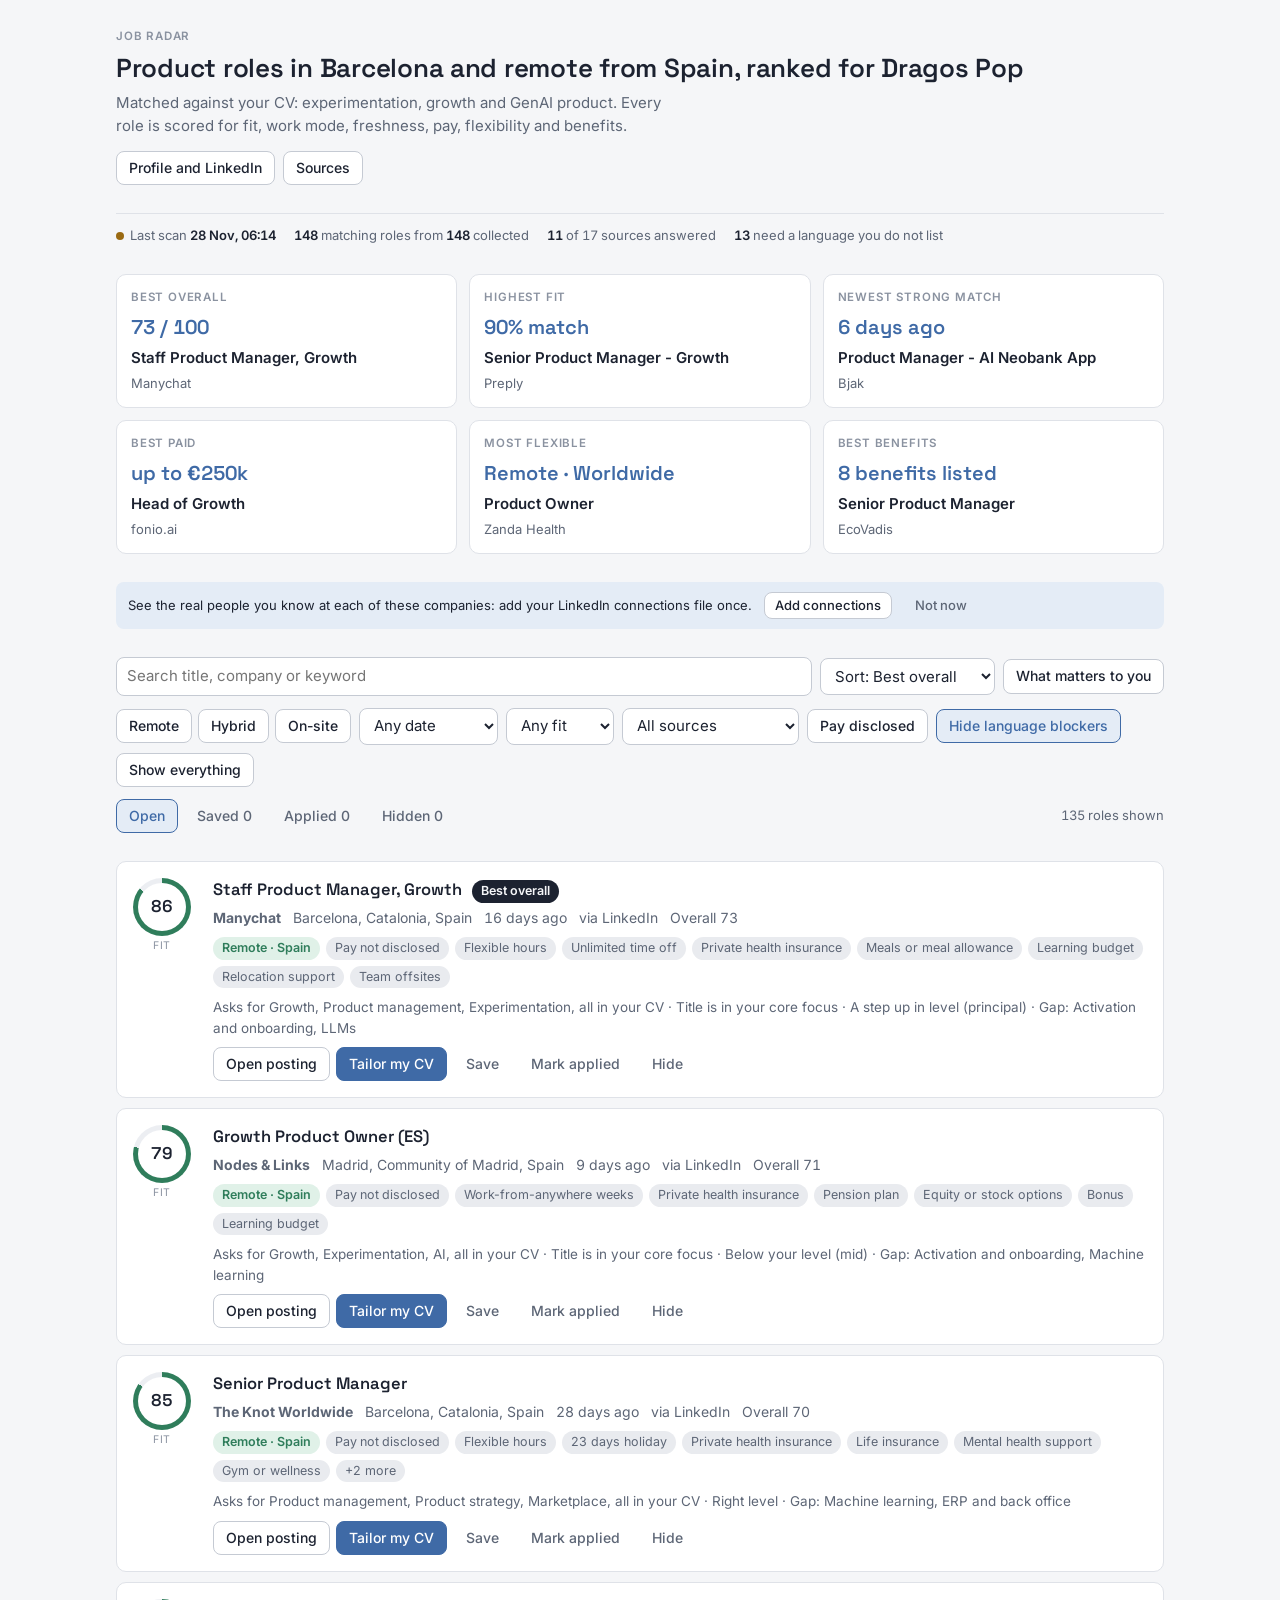
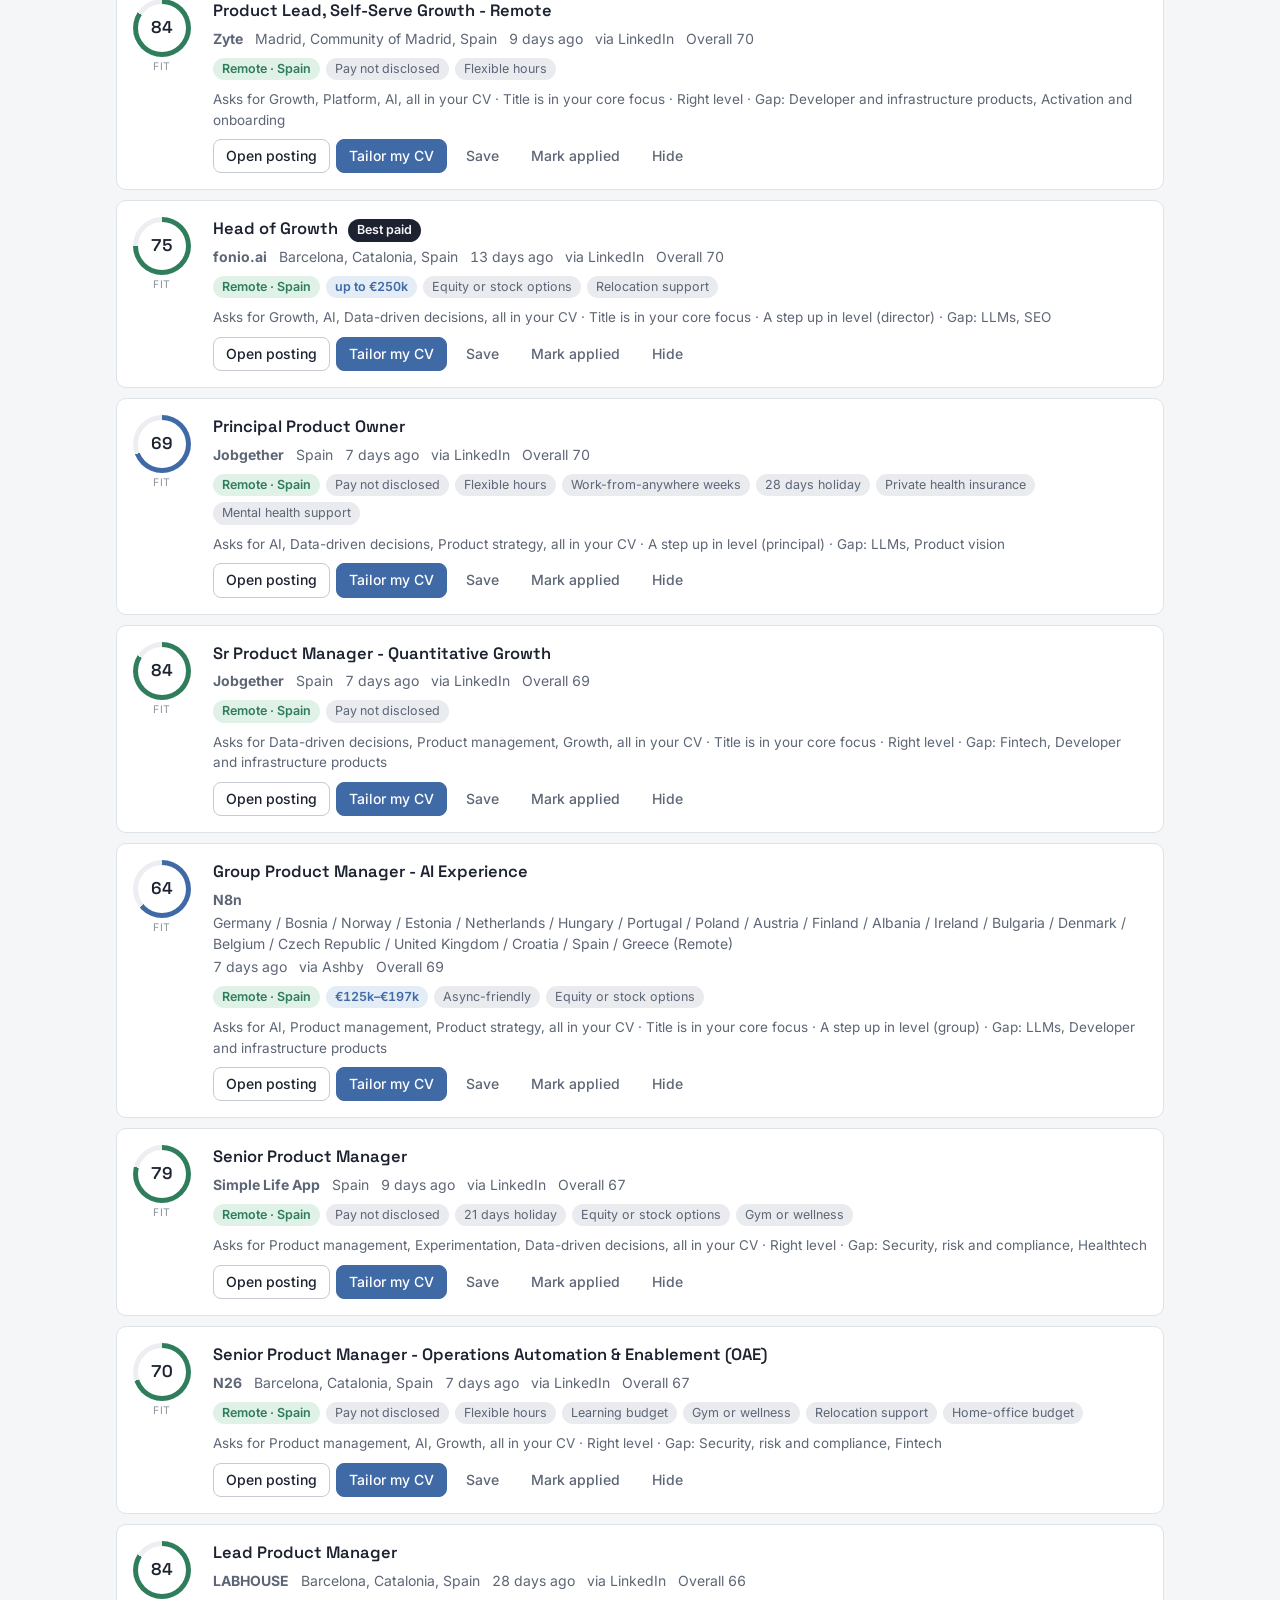
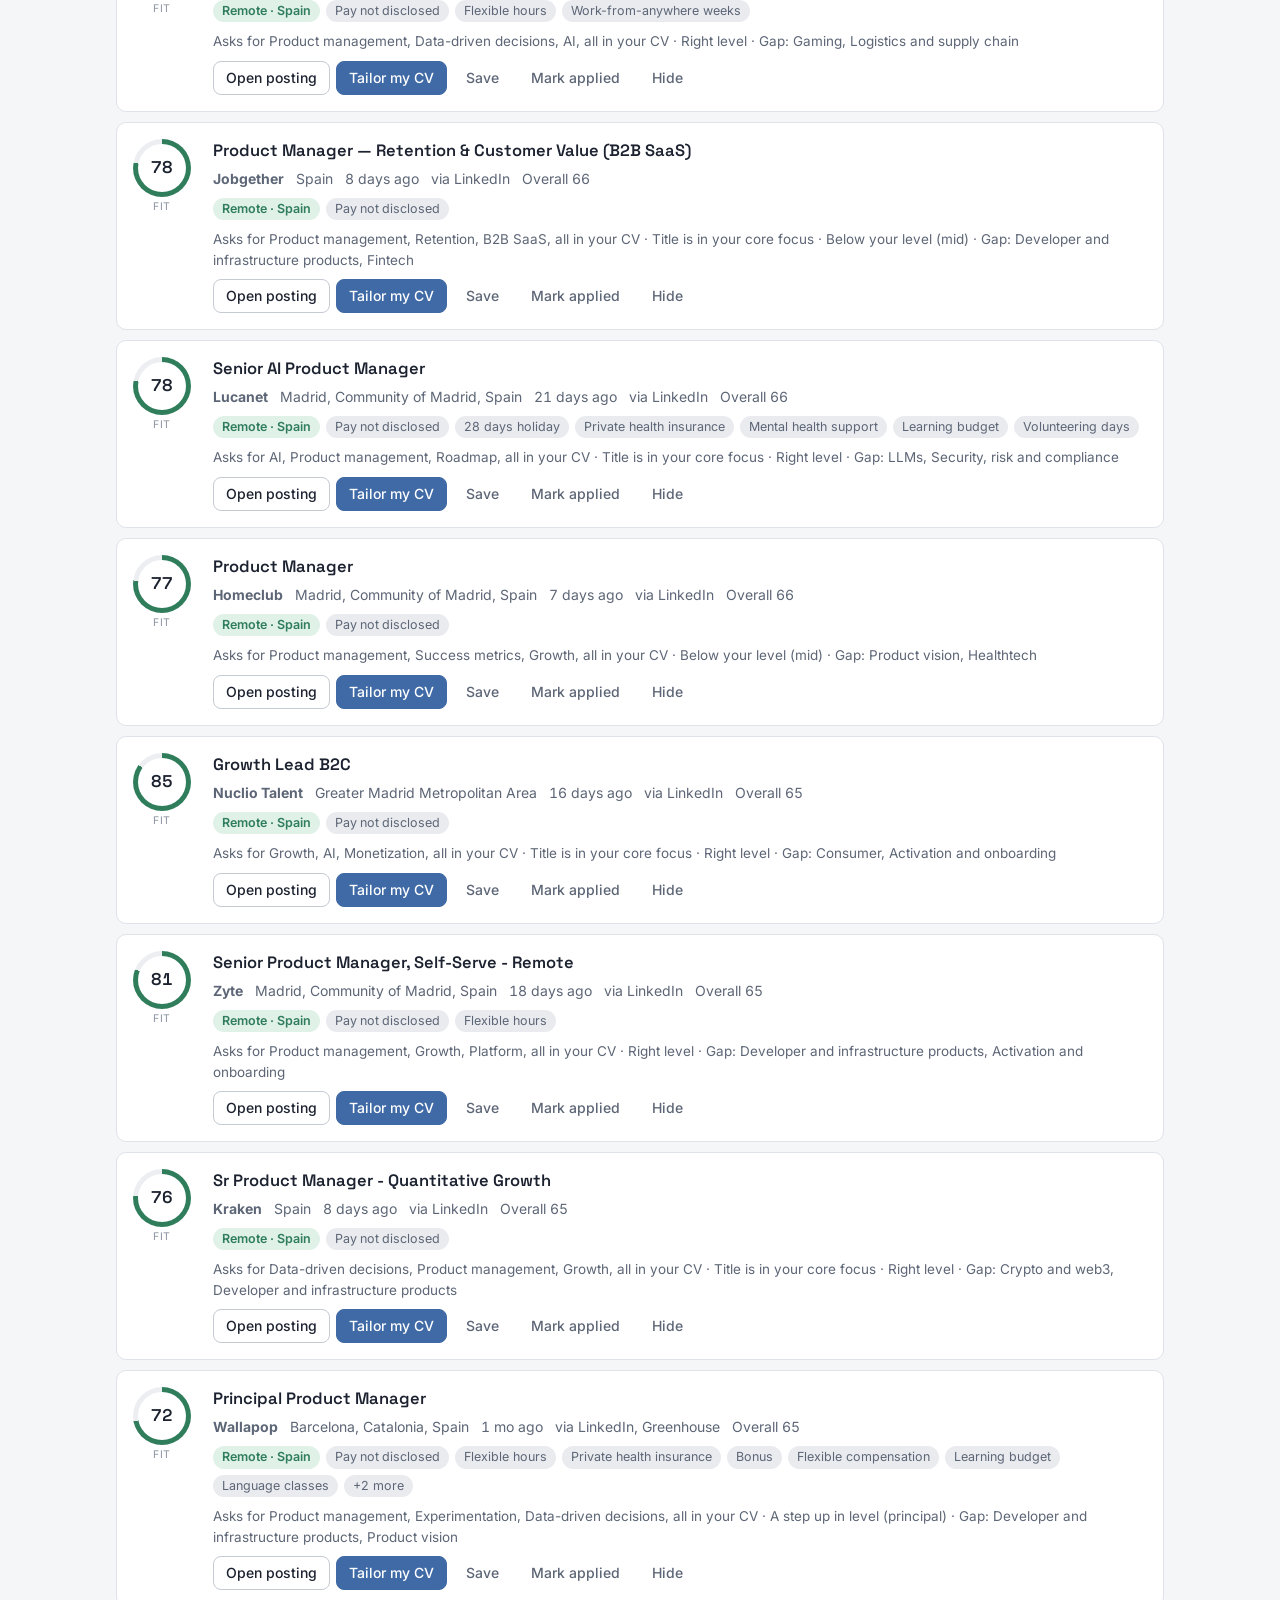
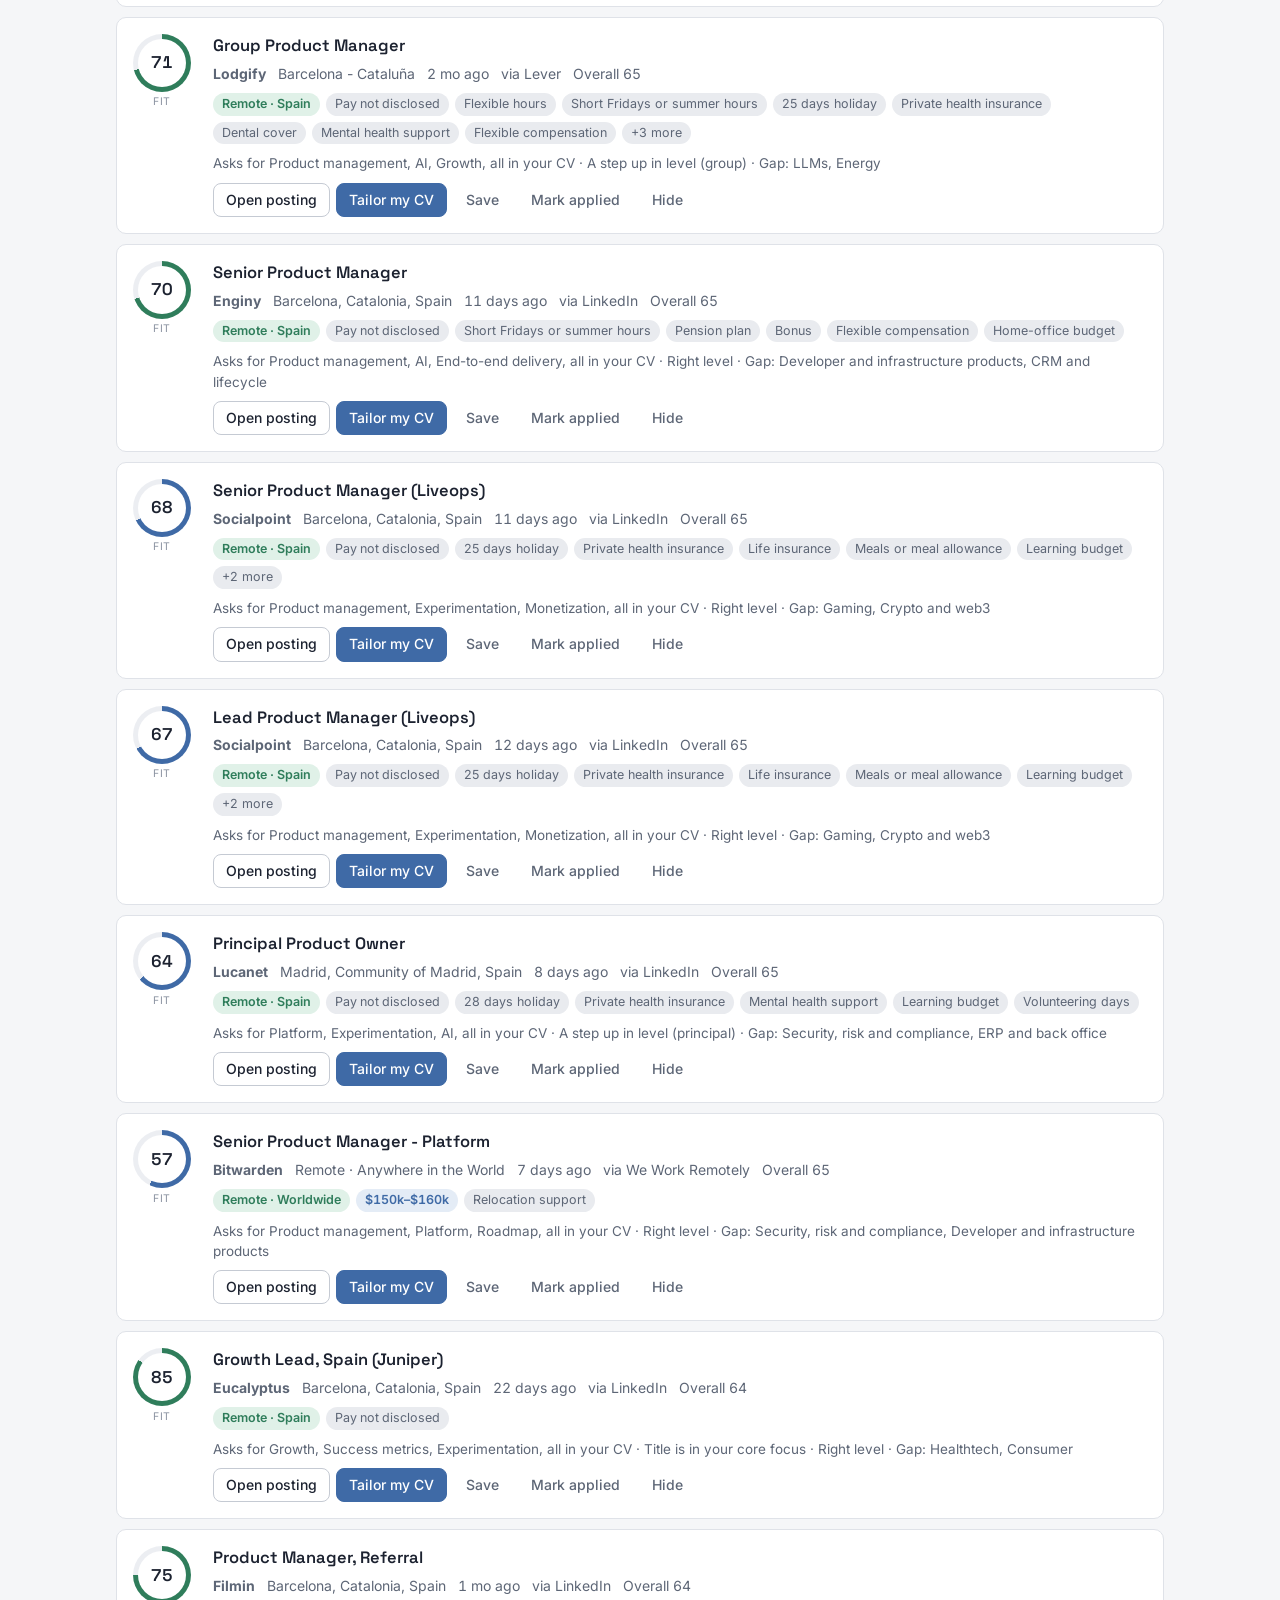
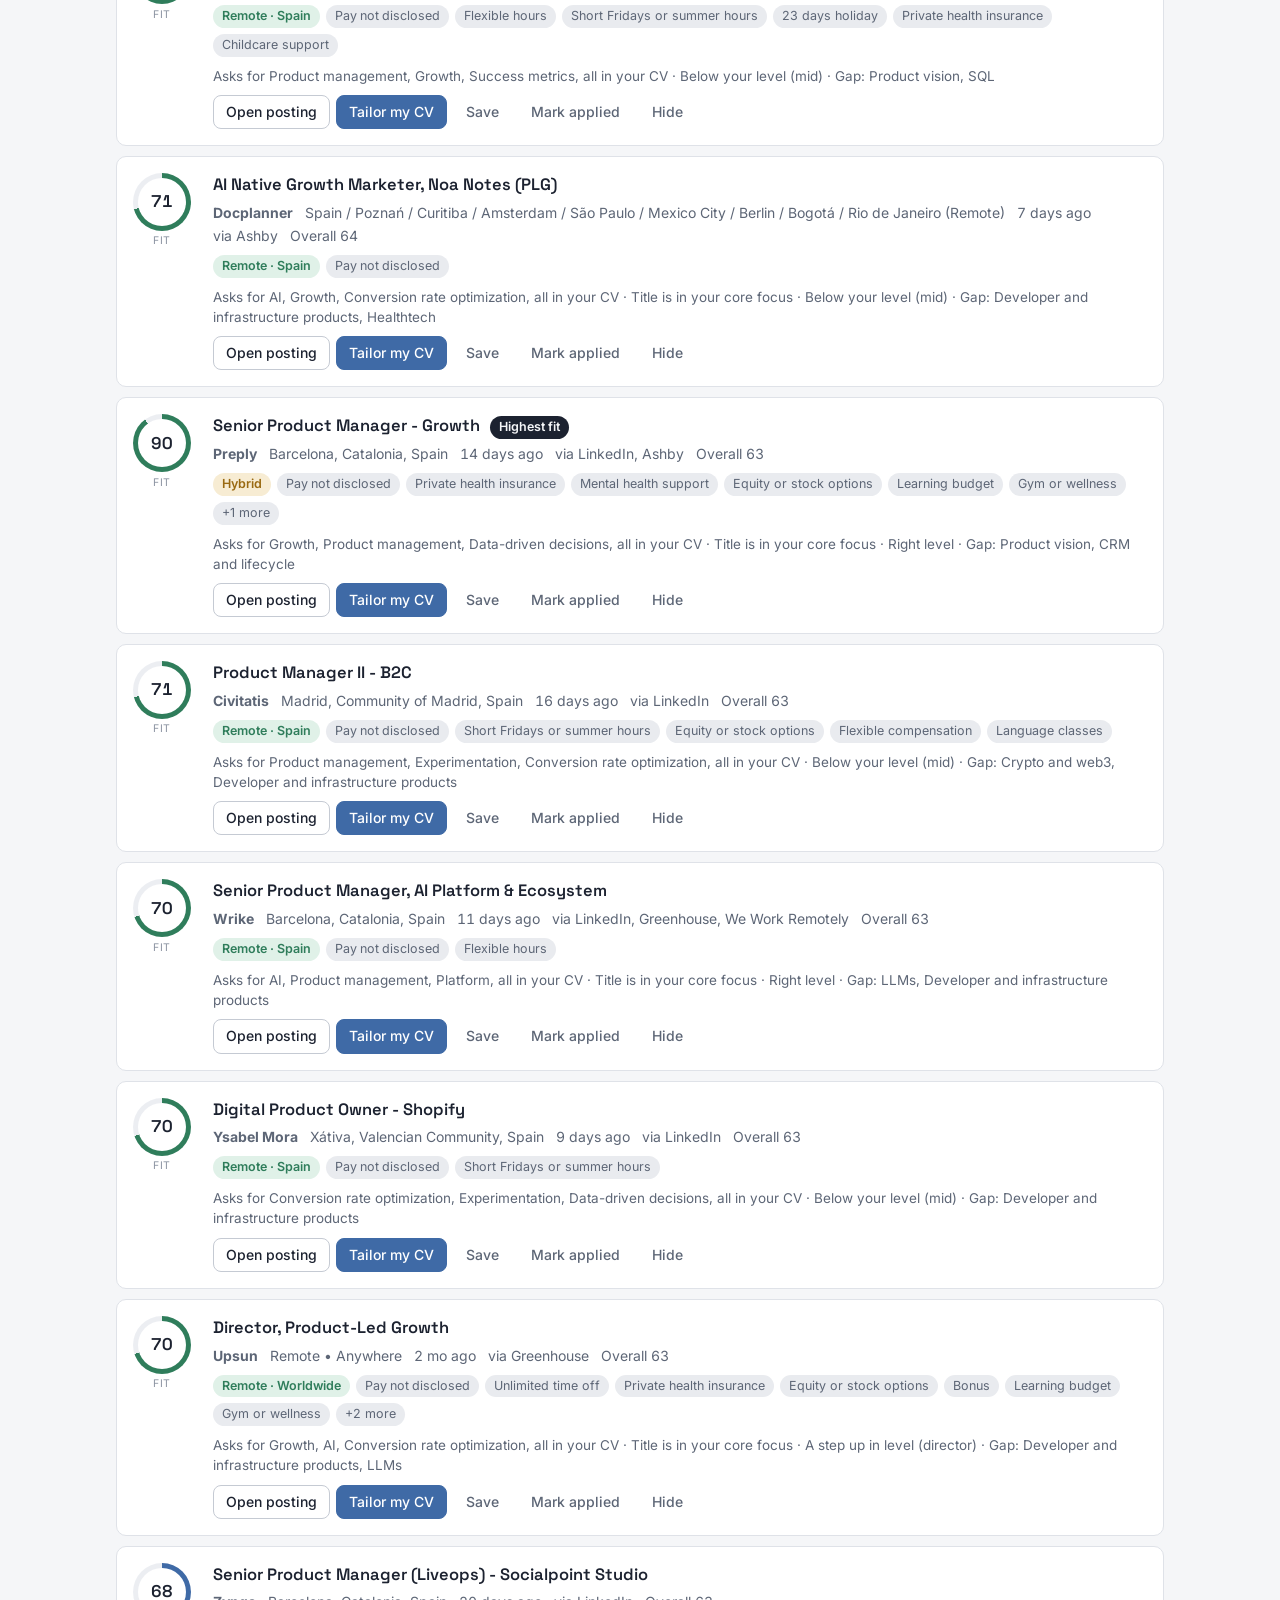
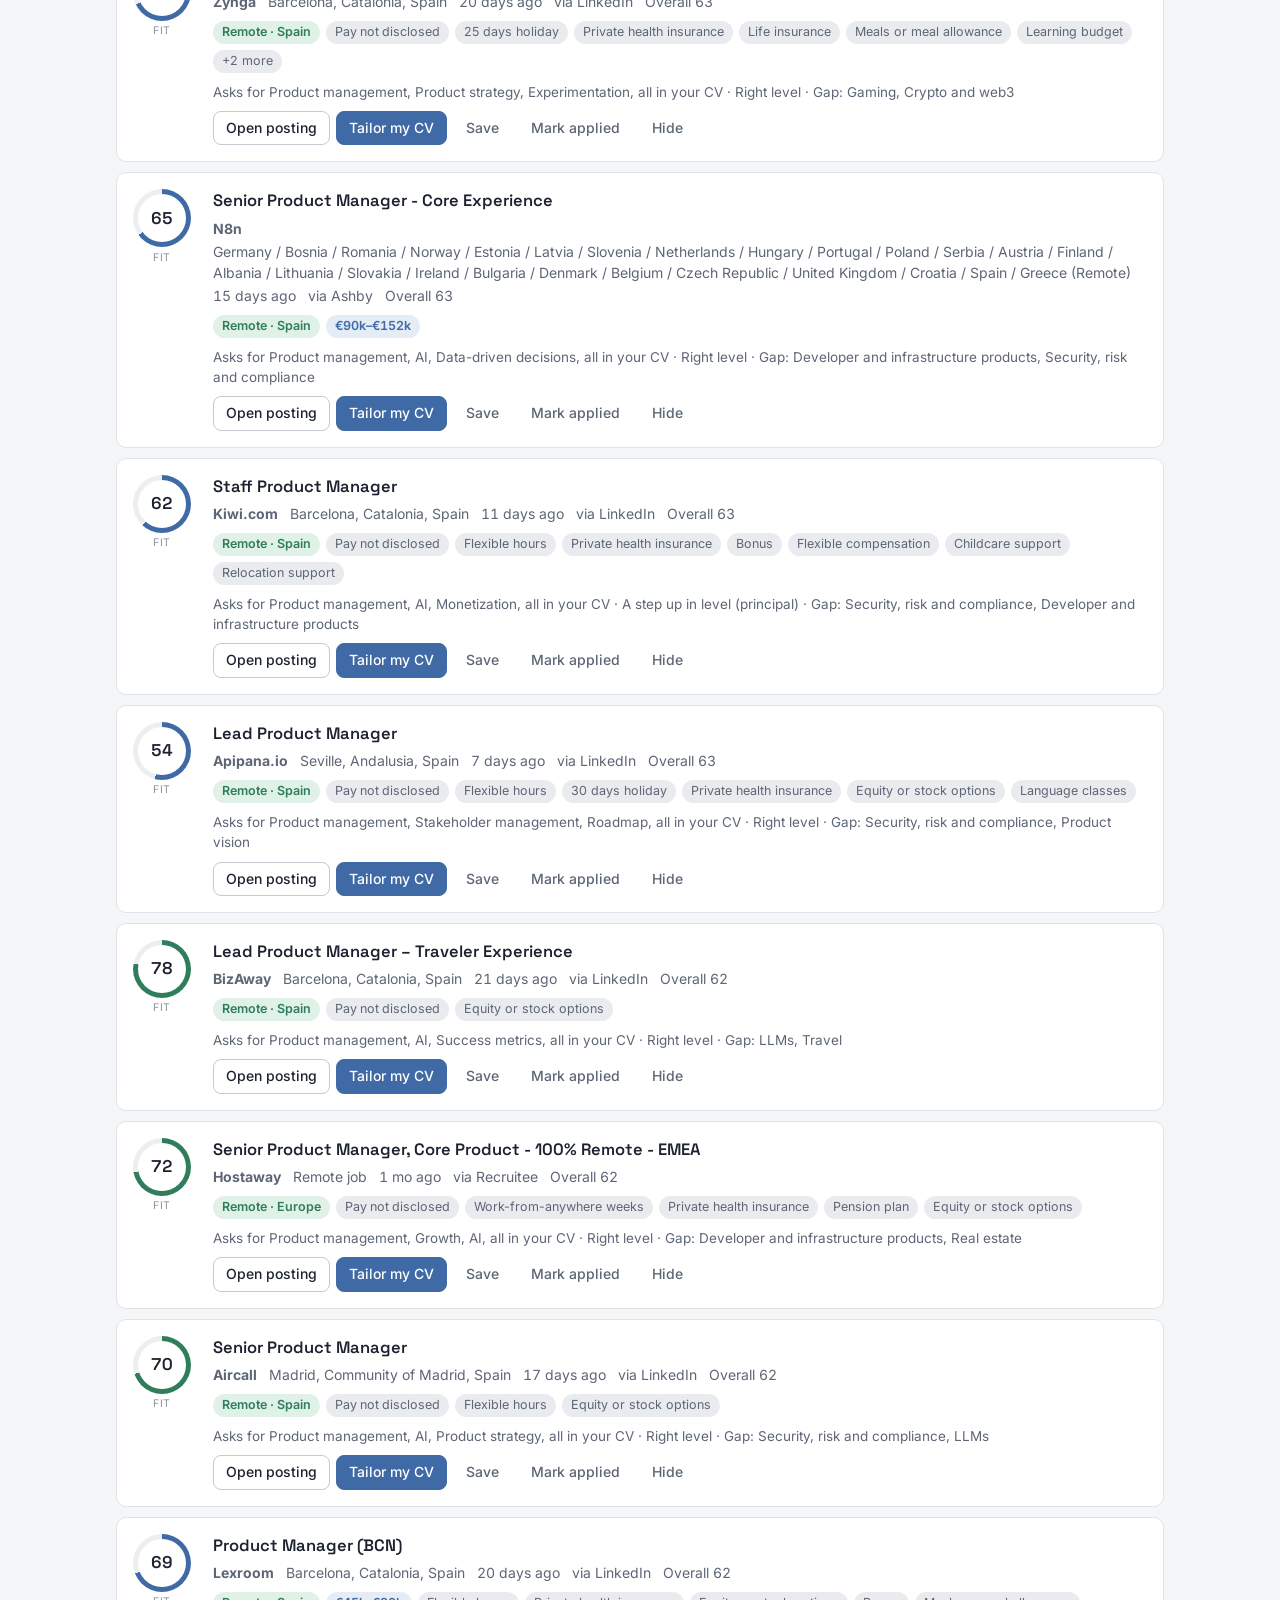
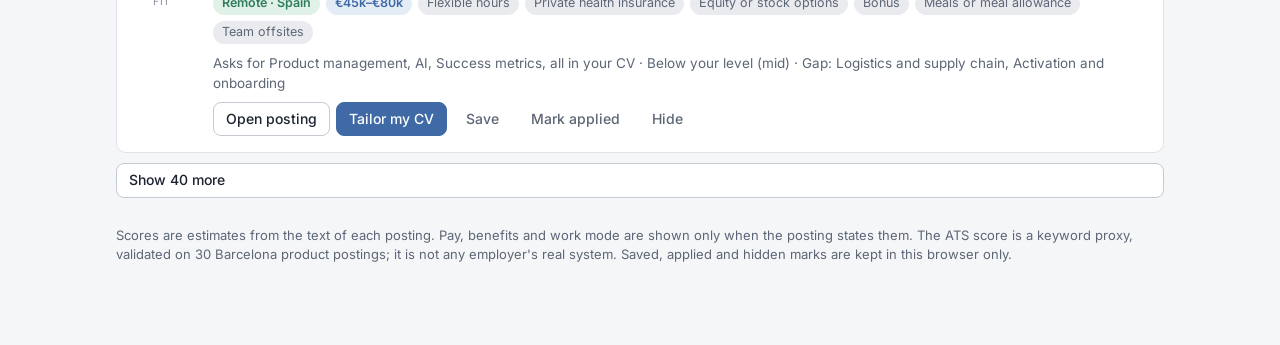
<file: jobs/index.html>
<!doctype html>
<html lang="en">
<head>
<meta charset="utf-8">
<meta name="viewport" content="width=device-width,initial-scale=1,viewport-fit=cover">
<meta name="robots" content="noindex,nofollow">
<title>Job Radar</title>
<meta name="description" content="Product roles in Barcelona and remote from Spain, gathered from job boards and company career pages, ranked against a CV.">
<link rel="stylesheet" href="https://fonts.googleapis.com/css2?family=Inter:wght@400;500;600&family=Space+Grotesk:wght@500;600&display=swap">
<link rel="stylesheet" href="styles.css">
</head>
<body>
<!--APP-->
<div id="app"></div>
<!--/APP-->
<script src="engine.js"></script>
<script src="profile-default.js"></script>
<script src="app.js"></script>
</body>
</html>
</file>
<file: jobs/styles.css>
/* Layout: one calm column. Summary first (who you are, the best picks), then controls, then a ranked list. Detail opens in a side sheet. */
:root {
  --bg: #f5f6f8; --surface: #ffffff; --sunken: #eceef2; --line: #dfe2e8; --line-strong: #c5cad3;
  --fg: #1c2230; --muted: #5d6676; --faint: #8a92a0;
  --accent: #3f6aa6; --accent-soft: #e4ecf6; --accent-fg: #ffffff;
  --good: #2f7d5b; --good-soft: #e0f1e8; --warn: #9a6a12; --warn-soft: #f7ecd3; --bad: #a8433f; --bad-soft: #f6e1df; --neutral-soft: #e9ebef;
  --font-display: "Space Grotesk", "Inter", system-ui, sans-serif;
  --font-body: "Inter", system-ui, -apple-system, "Segoe UI", sans-serif;
  --r: 10px; --shadow: 0 1px 2px rgba(20,30,50,.06), 0 8px 24px rgba(20,30,50,.06);
}
@media (prefers-color-scheme: dark) { :root:not([data-theme="light"]) {
  --bg: #12151b; --surface: #1a1e26; --sunken: #151920; --line: #2a303b; --line-strong: #3a4250;
  --fg: #e6e9ef; --muted: #a2abb9; --faint: #778192;
  --accent: #86aee0; --accent-soft: #223247; --accent-fg: #10151c;
  --good: #7cc7a2; --good-soft: #1c3229; --warn: #dcb261; --warn-soft: #382d17; --bad: #e39a95; --bad-soft: #3a2221; --neutral-soft: #262c36;
  --shadow: 0 1px 2px rgba(0,0,0,.3), 0 8px 24px rgba(0,0,0,.3); color-scheme: dark } }
:root[data-theme="dark"] {
  --bg: #12151b; --surface: #1a1e26; --sunken: #151920; --line: #2a303b; --line-strong: #3a4250;
  --fg: #e6e9ef; --muted: #a2abb9; --faint: #778192;
  --accent: #86aee0; --accent-soft: #223247; --accent-fg: #10151c;
  --good: #7cc7a2; --good-soft: #1c3229; --warn: #dcb261; --warn-soft: #382d17; --bad: #e39a95; --bad-soft: #3a2221; --neutral-soft: #262c36;
  --shadow: 0 1px 2px rgba(0,0,0,.3), 0 8px 24px rgba(0,0,0,.3); color-scheme: dark }

*, *::before, *::after { box-sizing: border-box }
body { margin: 0; background: var(--bg); color: var(--fg); font: 400 15px/1.5 var(--font-body); -webkit-font-smoothing: antialiased }
#app { max-width: 1080px; margin: 0 auto; padding-block: 28px 80px; padding-left: max(16px, env(safe-area-inset-left, 0px)); padding-right: max(16px, env(safe-area-inset-right, 0px)); display: flex; flex-direction: column; gap: 28px }
h1, h2, h3 { font-family: var(--font-display); font-weight: 600; margin: 0; text-wrap: balance; letter-spacing: -.01em }
h1 { font-size: 26px } h2 { font-size: 17px } h3 { font-size: 15px }
p { margin: 0 } a { color: var(--accent) }
button, input, select, textarea { font: inherit; color: inherit }
:focus-visible { outline: 2px solid var(--accent); outline-offset: 2px; border-radius: 4px }
.num { font-variant-numeric: tabular-nums }
.muted { color: var(--muted) } .small { font-size: 13px }
.label { font-size: 11.5px; font-weight: 600; letter-spacing: .07em; text-transform: uppercase; color: var(--faint) }

.btn { border: 1px solid var(--line-strong); background: var(--surface); padding: 7px 12px; border-radius: 8px; cursor: pointer; font-weight: 500; font-size: 14px; line-height: 1.3; text-decoration: none; color: var(--fg); display: inline-flex; align-items: center; gap: 6px; white-space: nowrap }
.btn:hover { border-color: var(--accent) }
.btn.primary { background: var(--accent); border-color: var(--accent); color: var(--accent-fg) }
.btn.quiet { border-color: transparent; background: transparent; color: var(--muted) }
.btn.quiet:hover { color: var(--fg); background: var(--neutral-soft) }
.btn[aria-pressed="true"] { background: var(--accent-soft); border-color: var(--accent); color: var(--accent) }
.btn:disabled { opacity: .55; cursor: default }

/* header */
.top { display: flex; flex-wrap: wrap; gap: 14px 24px; align-items: flex-end; justify-content: space-between }
.top .who { display: flex; flex-direction: column; gap: 4px; min-width: 0 }
.top .sub { color: var(--muted); max-width: 62ch }
.top .actions { display: flex; flex-wrap: wrap; gap: 8px }
.status { display: flex; flex-wrap: wrap; gap: 6px 18px; font-size: 13px; color: var(--muted); border-top: 1px solid var(--line); padding-top: 12px }
.status b { color: var(--fg); font-weight: 600 }
.dot { display: inline-block; width: 8px; height: 8px; border-radius: 50%; background: var(--good); margin-right: 6px }
.dot.stale { background: var(--warn) } .dot.none { background: var(--bad) }

/* picks */
.picks { display: grid; grid-template-columns: repeat(3, minmax(0, 1fr)); gap: 12px }
.picks.n4, .picks.n2 { grid-template-columns: repeat(4, minmax(0, 1fr)) } .picks.n5 { grid-template-columns: repeat(5, minmax(0, 1fr)) }
@media (max-width: 720px) { .picks, .picks.n4, .picks.n2, .picks.n5 { grid-template-columns: repeat(2, minmax(0, 1fr)) } .pick .v { font-size: 17px } }
.pick { text-align: left; background: var(--surface); border: 1px solid var(--line); border-radius: var(--r); padding: 14px; cursor: pointer; display: flex; flex-direction: column; gap: 6px; min-width: 0 }
.pick:hover { border-color: var(--accent) }
.pick .t { font-weight: 600; line-height: 1.3; overflow-wrap: anywhere }
.pick .v { font-family: var(--font-display); font-size: 20px; font-weight: 600; color: var(--accent) }

/* controls */
.controls { display: flex; flex-direction: column; gap: 12px }
.row { display: flex; flex-wrap: wrap; gap: 8px; align-items: center }
.field { border: 1px solid var(--line-strong); background: var(--surface); border-radius: 8px; padding: 7px 10px; min-width: 0 }
input.field[type="search"] { flex: 1 1 220px }
.seg { display: inline-flex; flex-wrap: wrap; gap: 6px }
.spacer { flex: 1 }
.weights { display: grid; grid-template-columns: repeat(auto-fit, minmax(200px, 1fr)); gap: 10px 22px; background: var(--surface); border: 1px solid var(--line); border-radius: var(--r); padding: 16px }
.weights label { display: flex; flex-direction: column; gap: 2px; font-size: 13px }
.weights .wl { display: flex; justify-content: space-between }
input[type="range"] { width: 100%; accent-color: var(--accent) }

/* list */
.list { display: flex; flex-direction: column; gap: 10px }
.job { background: var(--surface); border: 1px solid var(--line); border-radius: var(--r); padding: 16px; display: grid; grid-template-columns: 64px minmax(0, 1fr); gap: 4px 16px }
.job.dim { opacity: .6 }
.ring { width: 58px; height: 58px; border-radius: 50%; display: grid; place-items: center; background: conic-gradient(var(--ring, var(--accent)) calc(var(--p) * 1%), var(--sunken) 0); position: relative; grid-row: span 2 }
.ring::before { content: ""; position: absolute; inset: 5px; border-radius: 50%; background: var(--surface) }
.ring span { position: relative; font-family: var(--font-display); font-weight: 600; font-size: 17px }
.ring small { position: absolute; bottom: -18px; font-size: 10.5px; color: var(--faint); letter-spacing: .06em; text-transform: uppercase }
.job .head { display: flex; flex-wrap: wrap; gap: 4px 10px; align-items: baseline; min-width: 0 }
.job .title { font-family: var(--font-display); font-weight: 600; font-size: 16.5px; background: none; border: 0; padding: 0; cursor: pointer; text-align: left; overflow-wrap: anywhere; color: var(--fg) }
.job .title:hover { color: var(--accent) }
.job .meta { color: var(--muted); font-size: 14px; display: flex; flex-wrap: wrap; gap: 2px 12px }
.job .body { grid-column: 2; display: flex; flex-direction: column; gap: 9px; min-width: 0 }
.chips { display: flex; flex-wrap: wrap; gap: 6px }
.chip { font-size: 12.5px; padding: 2px 9px; border-radius: 999px; background: var(--neutral-soft); color: var(--muted); white-space: nowrap }
.chip.remote { background: var(--good-soft); color: var(--good); font-weight: 600 }
.chip.hybrid { background: var(--warn-soft); color: var(--warn); font-weight: 600 }
.chip.onsite, .chip.unknown { font-weight: 600 }
.chip.pay { background: var(--accent-soft); color: var(--accent); font-weight: 600 }
.chip.bad { background: var(--bad-soft); color: var(--bad); font-weight: 600 }
.chip.badge { background: var(--fg); color: var(--bg); font-weight: 600 }
.chip.have { background: var(--good-soft); color: var(--good) }
.chip.gap { background: transparent; border: 1px dashed var(--line-strong) }
.why { font-size: 13.5px; color: var(--muted) }
.job .acts { display: flex; flex-wrap: wrap; gap: 6px; align-items: center }
.empty { background: var(--surface); border: 1px dashed var(--line-strong); border-radius: var(--r); padding: 28px; display: flex; flex-direction: column; gap: 10px; align-items: flex-start }
.empty p { max-width: 65ch; color: var(--muted) }

/* sheet */
.scrim { position: fixed; inset: 0; background: rgba(10,14,20,.45); z-index: 20; display: flex; justify-content: flex-end }
.sheet { background: var(--bg); width: min(760px, 100%); height: 100%; overflow-y: auto; box-shadow: var(--shadow); padding: calc(20px + env(safe-area-inset-top, 0px)) max(20px, env(safe-area-inset-right, 0px)) calc(60px + env(safe-area-inset-bottom, 0px)) max(20px, env(safe-area-inset-left, 0px)); display: flex; flex-direction: column; gap: 22px }
.sheet header { display: flex; gap: 12px; justify-content: space-between; align-items: flex-start }
.sheet section { display: flex; flex-direction: column; gap: 10px }
.card { background: var(--surface); border: 1px solid var(--line); border-radius: var(--r); padding: 16px; display: flex; flex-direction: column; gap: 12px; min-width: 0 }
.bars { display: grid; grid-template-columns: max-content minmax(0, 1fr) max-content; gap: 8px 12px; align-items: center; font-size: 14px }
.bar { height: 8px; border-radius: 4px; background: var(--sunken); overflow: hidden }
.bar i { display: block; height: 100%; background: var(--accent); border-radius: 4px }
.kv { display: grid; grid-template-columns: max-content minmax(0, 1fr); gap: 6px 16px; font-size: 14px }
.kv dt { color: var(--muted) } .kv dd { margin: 0 }
.desc { white-space: pre-wrap; font-size: 14px; color: var(--muted); max-height: 340px; overflow-y: auto; overflow-wrap: anywhere }
.cvout { white-space: pre-wrap; font: 13.5px/1.55 var(--font-body); background: var(--surface); border: 1px solid var(--line); border-radius: var(--r); padding: 18px; overflow-wrap: anywhere; max-height: 520px; overflow-y: auto; user-select: text }
.delta { display: flex; flex-wrap: wrap; gap: 8px 22px; align-items: baseline }
.delta .big { font-family: var(--font-display); font-size: 26px; font-weight: 600 }
.people { gap: 0; padding: 4px 16px }
.prow { display: flex; flex-direction: column; gap: 5px; padding: 12px 0; border-bottom: 1px solid var(--line); min-width: 0 }
.prow:last-of-type { border-bottom: 0 }
.pmain { overflow-wrap: anywhere }
.chip.know { background: var(--good-soft); color: var(--good); font-weight: 600 }
.note.tip { display: flex; flex-wrap: wrap; gap: 8px 12px; align-items: center; background: var(--accent-soft); color: var(--fg) }
.tier { gap: 8px }
.tierhead { display: flex; flex-wrap: wrap; gap: 8px 10px; align-items: center }
.step { width: 24px; height: 24px; border-radius: 50%; background: var(--accent-soft); color: var(--accent); display: grid; place-items: center; font-weight: 600; font-size: 13px; flex: none }
.btn.small { padding: 4px 10px; font-size: 13px }
.person { font-size: 14.5px }
ul.plain { margin: 0; padding-left: 18px; display: flex; flex-direction: column; gap: 4px; font-size: 14px }
.note { font-size: 13px; color: var(--muted); background: var(--sunken); border-radius: 8px; padding: 10px 12px }
.note.warn { background: var(--warn-soft); color: var(--warn) } .note.ok { background: var(--good-soft); color: var(--good) } .note.bad { background: var(--bad-soft); color: var(--bad) }
textarea.field { width: 100%; min-height: 160px; resize: vertical }
table.src { width: 100%; border-collapse: collapse; font-size: 14px }
table.src th, table.src td { text-align: left; padding: 7px 8px; border-bottom: 1px solid var(--line); vertical-align: top }
table.src th { font-size: 11.5px; letter-spacing: .07em; text-transform: uppercase; color: var(--faint) }
.tablewrap { overflow-x: auto }
.toast { position: fixed; left: 50%; transform: translateX(-50%); bottom: calc(24px + env(safe-area-inset-bottom, 0px)); background: var(--fg); color: var(--bg); padding: 9px 16px; border-radius: 999px; font-size: 14px; z-index: 40; box-shadow: var(--shadow) }
@media (max-width: 560px) {
  .job { grid-template-columns: minmax(0, 1fr) } .ring { grid-row: auto; margin-bottom: 16px } .job .body { grid-column: 1 }
  h1 { font-size: 22px }
}
@media (prefers-reduced-motion: no-preference) { .sheet { animation: slide .18s ease-out } @keyframes slide { from { transform: translateX(24px); opacity: .6 } } }
@media print { #app > *:not(.printing), .scrim { display: none !important } }
</file>
